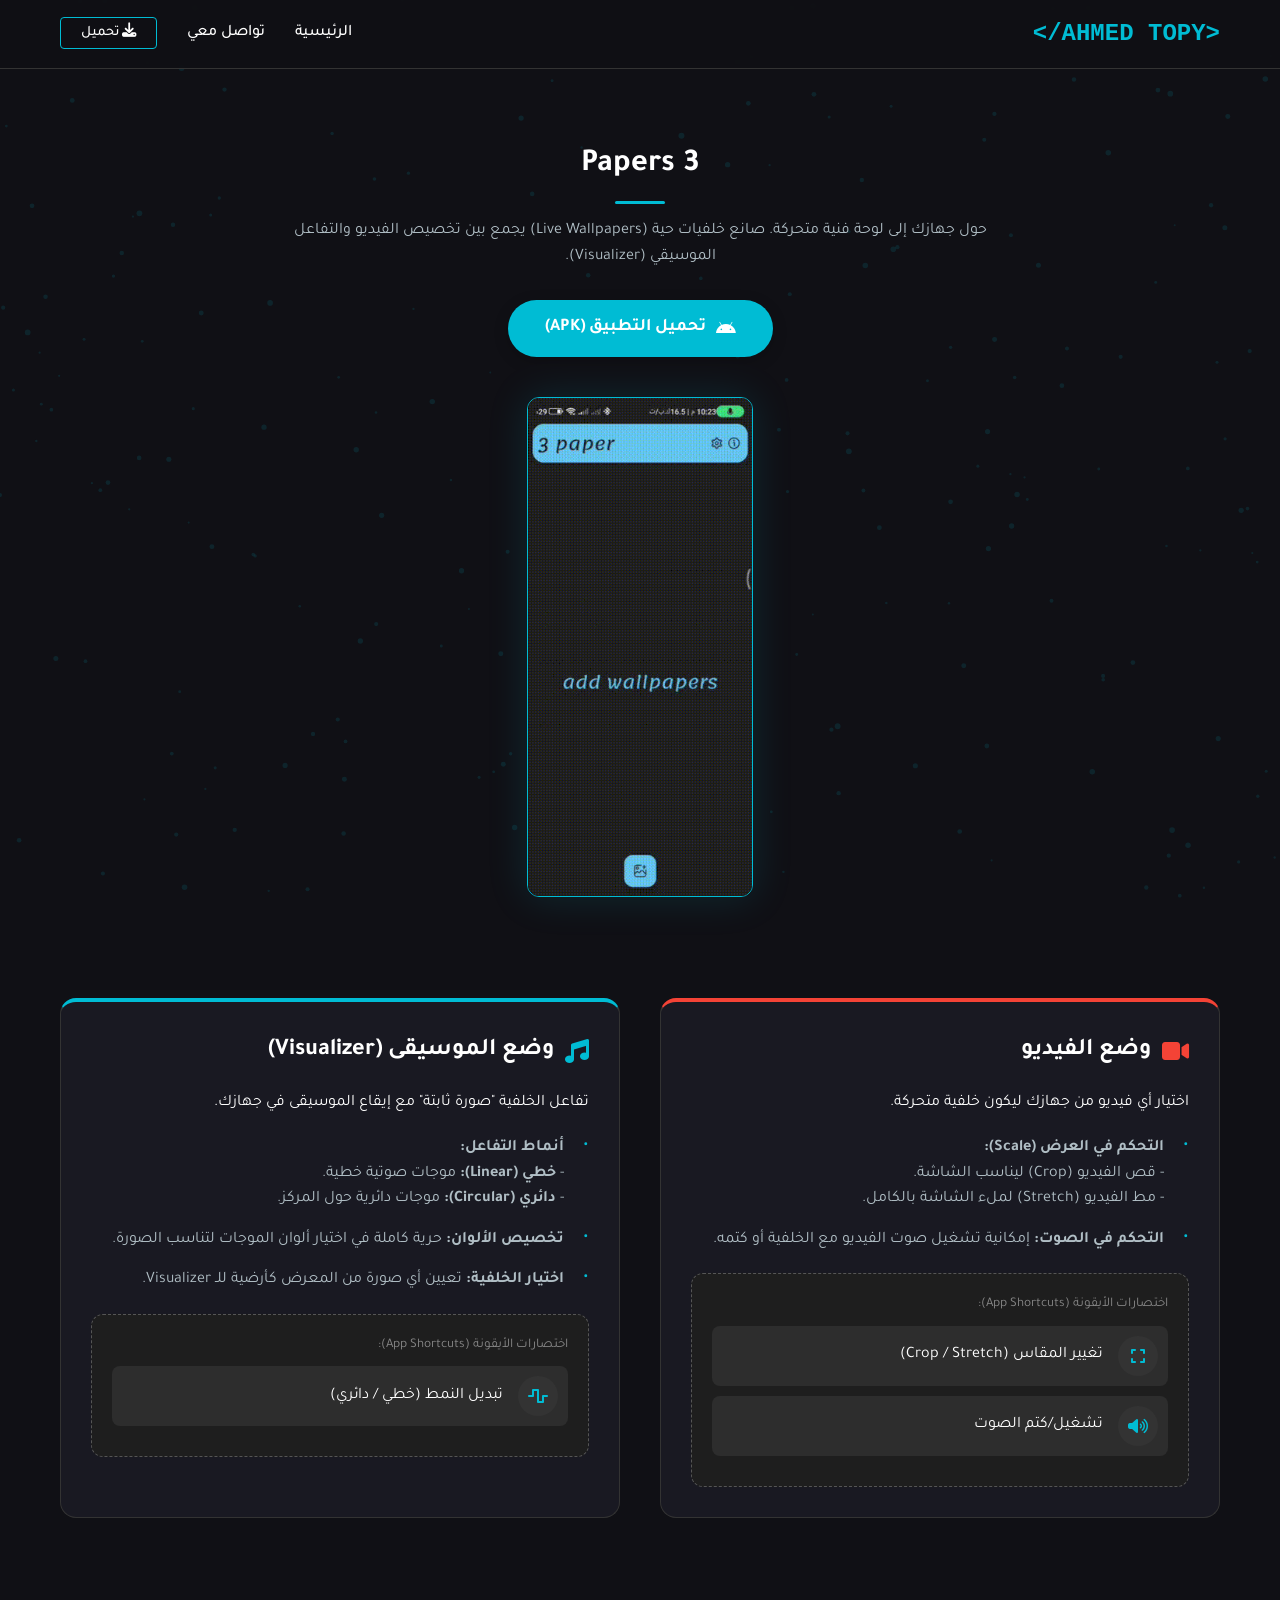
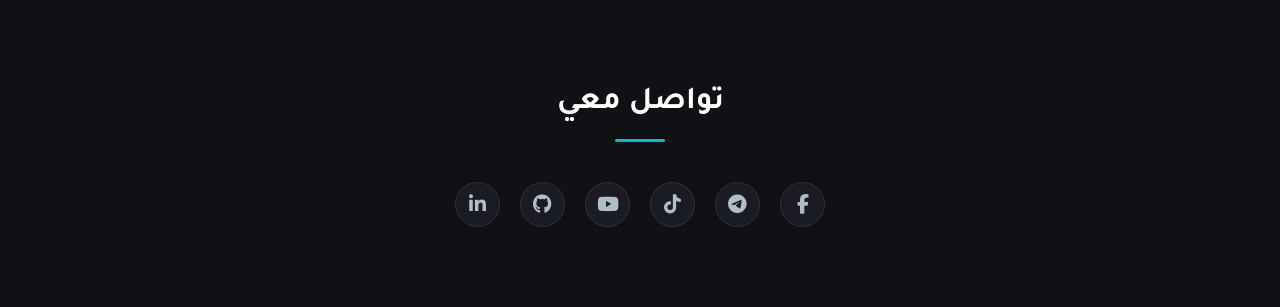
<file: projects/3Papers/index.html>
<!DOCTYPE html>
<html lang="ar" dir="rtl">

<head>
    <meta charset="UTF-8">
    <meta name="viewport" content="width=device-width, initial-scale=1.0">
    <title>3 Papers | Ahmed Topy</title>
    <meta name="description" content="3 Papers - Live Wallpaper & Visualizer Maker">
    <link href="https://fonts.googleapis.com/css2?family=Tajawal:wght@300;400;500;700;900&display=swap"
        rel="stylesheet">
    <link href="https://fonts.googleapis.com/css2?family=Fira+Code:wght@400;700&display=swap" rel="stylesheet">
    <link rel="stylesheet" href="../../style.css">
    <link rel="stylesheet" href="https://cdnjs.cloudflare.com/ajax/libs/font-awesome/6.4.0/css/all.min.css">
    <style>
        /* 3 Papers Theme (Blue/Cyan/Dark) */
        :root {
            /* Using colors from the image provided earlier or compatible theme */
            --papers-accent: #00bcd4;
            /* Cyan */
            --papers-secondary: #2196f3;
            /* Blue */
            --papers-bg: #101015;
            /* Deep Dark */
            --papers-card: rgba(30, 30, 40, 0.8);

            /* Overriding global variables */
            --bg-color: var(--papers-bg);
            --card-bg: var(--papers-card);
            --text-primary: #ffffff;
            --text-secondary: #b0bec5;
            --accent-color: var(--papers-accent);
            --border-color: #333;
        }

        body {
            background-color: var(--bg-color);
            color: var(--text-primary);
        }

        .navbar {
            background: rgba(16, 16, 21, 0.9);
            border-bottom: 1px solid var(--border-color);
        }

        .project-hero-img {
            max-width: 100%;
            height: auto;
            max-height: 500px;
            border-radius: 12px;
            box-shadow: 0 0 40px rgba(0, 188, 212, 0.15);
            /* Cyan Glow */
            margin-bottom: 40px;
            border: 1px solid #333;
        }

        /* Two Column Layout for Features */
        .features-container {
            display: grid;
            grid-template-columns: 1fr 1fr;
            gap: 40px;
            margin-top: 50px;
        }

        @media (max-width: 768px) {
            .features-container {
                grid-template-columns: 1fr;
            }
        }

        .feature-block {
            background: rgba(30, 30, 40, 0.7);
            /* Transparent Background */
            border: 1px solid var(--border-color);
            padding: 30px;
            border-radius: 16px;
            position: relative;
            overflow: hidden;
        }

        /* Gradient Borders or Accents */
        .block-video {
            border-top: 4px solid #f44336;
        }

        /* Red/Orange for Video */
        .block-visual {
            border-top: 4px solid #00bcd4;
        }

        /* Cyan for Music */

        .feature-block h3 {
            font-size: 1.5rem;
            margin-bottom: 20px;
            display: flex;
            align-items: center;
            gap: 10px;
        }

        .feature-list {
            list-style: none;
            padding: 0;
        }

        .feature-list li {
            position: relative;
            padding-right: 25px;
            margin-bottom: 15px;
            line-height: 1.6;
            color: var(--text-secondary);
        }

        .feature-list li::before {
            content: '•';
            position: absolute;
            right: 0;
            color: var(--accent-color);
            font-size: 1.2rem;
            line-height: 1;
        }

        /* Shortcuts box styled like Android App Shortcuts */
        .shortcuts-display {
            background: #1e1e1e;
            padding: 20px;
            border-radius: 12px;
            margin-top: 20px;
            border: 1px dashed #555;
        }

        .shortcut-item {
            display: flex;
            align-items: center;
            gap: 15px;
            margin-bottom: 10px;
            background: #2d2d2d;
            padding: 10px;
            border-radius: 8px;
        }

        .shortcut-icon {
            width: 40px;
            height: 40px;
            background: #333;
            border-radius: 50%;
            display: flex;
            align-items: center;
            justify-content: center;
            color: var(--accent-color);
        }
    </style>
</head>

<body>
    <canvas id="bg-canvas"></canvas>

    <nav class="navbar">
        <div class="container">
            <a href="../../index.html" class="logo">&lt;AHMED TOPY/&gt;</a>
            <ul class="nav-links">
                <li><a href="../../index.html">الرئيسية</a></li>
                <li><a href="#contact">تواصل معي</a></li>
                <li><a href="https://github.com/AhmedTopy13/Portfolio/releases/download/3Paper/3.Paper.apk"
                        class="nav-download-btn"><i class="fas fa-download"></i> تحميل</a></li>
            </ul>
        </div>
    </nav>

    <section class="section">
        <div class="container" style="padding-top: 60px;">

            <!-- Hero Area -->
            <div style="text-align: center;">
                <h1 class="section-title" style="margin-bottom: 15px;">3 Papers</h1>
                <p style="color: var(--text-secondary); max-width: 700px; margin: 0 auto 30px;">
                    حول جهازك إلى لوحة فنية متحركة. صانع خلفيات حية (Live Wallpapers) يجمع بين تخصيص الفيديو والتفاعل
                    الموسيقي (Visualizer).
                </p>

                <a href="https://github.com/AhmedTopy13/Portfolio/releases/download/3Paper/3.Paper.apk"
                    class="btn-download" style="margin-bottom: 40px;">
                    <i class="fab fa-android"></i> تحميل التطبيق (APK)
                </a>
                <br>
                <img src="../../imgs/3papers.gif" class="project-hero-img" style="border-color: var(--papers-accent);"
                    alt="3 Papers App Interface">
            </div>

            <!-- Features -->
            <div class="features-container">

                <!-- Video Mode -->
                <div class="feature-block block-video">
                    <h3><i class="fas fa-video" style="color: #f44336;"></i> وضع الفيديو</h3>
                    <p style="margin-bottom: 20px;">اختيار أي فيديو من جهازك ليكون خلفية متحركة.</p>
                    <ul class="feature-list">
                        <li><strong>التحكم في العرض (Scale):</strong>
                            <br> - قص الفيديو (Crop) ليناسب الشاشة.
                            <br> - مط الفيديو (Stretch) لملء الشاشة بالكامل.
                        </li>
                        <li><strong>التحكم في الصوت:</strong> إمكانية تشغيل صوت الفيديو مع الخلفية أو كتمه.</li>
                    </ul>

                    <div class="shortcuts-display">
                        <small style="color: #888; display: block; margin-bottom: 10px;">اختصارات الأيقونة (App
                            Shortcuts):</small>
                        <div class="shortcut-item">
                            <div class="shortcut-icon"><i class="fas fa-expand"></i></div>
                            <span>تغيير المقاس (Crop / Stretch)</span>
                        </div>
                        <div class="shortcut-item">
                            <div class="shortcut-icon"><i class="fas fa-volume-up"></i></div>
                            <span>تشغيل/كتم الصوت</span>
                        </div>
                    </div>
                </div>

                <!-- Visualizer Mode -->
                <div class="feature-block block-visual">
                    <h3><i class="fas fa-music" style="color: #00bcd4;"></i> وضع الموسيقى (Visualizer)</h3>
                    <p style="margin-bottom: 20px;">تفاعل الخلفية "صورة ثابتة" مع إيقاع الموسيقى في جهازك.</p>
                    <ul class="feature-list">
                        <li><strong>أنماط التفاعل:</strong>
                            <br> - <strong>خطي (Linear):</strong> موجات صوتية خطية.
                            <br> - <strong>دائري (Circular):</strong> موجات دائرية حول المركز.
                        </li>
                        <li><strong>تخصيص الألوان:</strong> حرية كاملة في اختيار ألوان الموجات لتناسب الصورة.</li>
                        <li><strong>اختيار الخلفية:</strong> تعيين أي صورة من المعرض كأرضية للـ Visualizer.</li>
                    </ul>

                    <div class="shortcuts-display">
                        <small style="color: #888; display: block; margin-bottom: 10px;">اختصارات الأيقونة (App
                            Shortcuts):</small>
                        <div class="shortcut-item">
                            <div class="shortcut-icon"><i class="fas fa-wave-square"></i></div>
                            <span>تبديل النمط (خطي / دائري)</span>
                        </div>
                    </div>
                </div>

            </div>

        </div>
    </section>

    <section id="contact" class="section contact-section" style="text-align: center;">
        <div class="container">
            <h2 class="section-title">تواصل معي</h2>
            <div class="social-links animate-fade-up">
                <a href="https://www.facebook.com/profile.php?id=100086216577033" target="_blank"
                    class="social-btn facebook"><i class="fab fa-facebook-f"></i></a>
                <a href="https://t.me/Ahmed_Topy_13" target="_blank" class="social-btn telegram"><i
                        class="fab fa-telegram-plane"></i></a>
                <a href="https://www.tiktok.com/@Ahmed.topy.13" target="_blank" class="social-btn tiktok"><i
                        class="fab fa-tiktok"></i></a>
                <a href="https://www.youtube.com/@Ahmed.Topy.13" target="_blank" class="social-btn youtube"><i
                        class="fab fa-youtube"></i></a>
                <a href="https://github.com/AhmedTopy13" target="_blank" class="social-btn github"><i
                        class="fab fa-github"></i></a>
                <a href="https://www.linkedin.com/in/ahmed-topy13" target="_blank" class="social-btn linkedin"><i
                        class="fab fa-linkedin-in"></i></a>
            </div>
        </div>
    </section>

    <script src="../../script.js"></script>
    <script>
        // Cyan particles for 3 Papers
        window.addEventListener('load', () => {
            if (typeof particles !== 'undefined') {
                particles.forEach(p => p.color = 'rgba(0, 188, 212, 0.4)');
            }
            const originalInit = initParticles;
            initParticles = function () {
                originalInit();
                particles.forEach(p => p.color = 'rgba(0, 188, 212, 0.4)');
            };
        });
    </script>
</body>

</html>
</file>
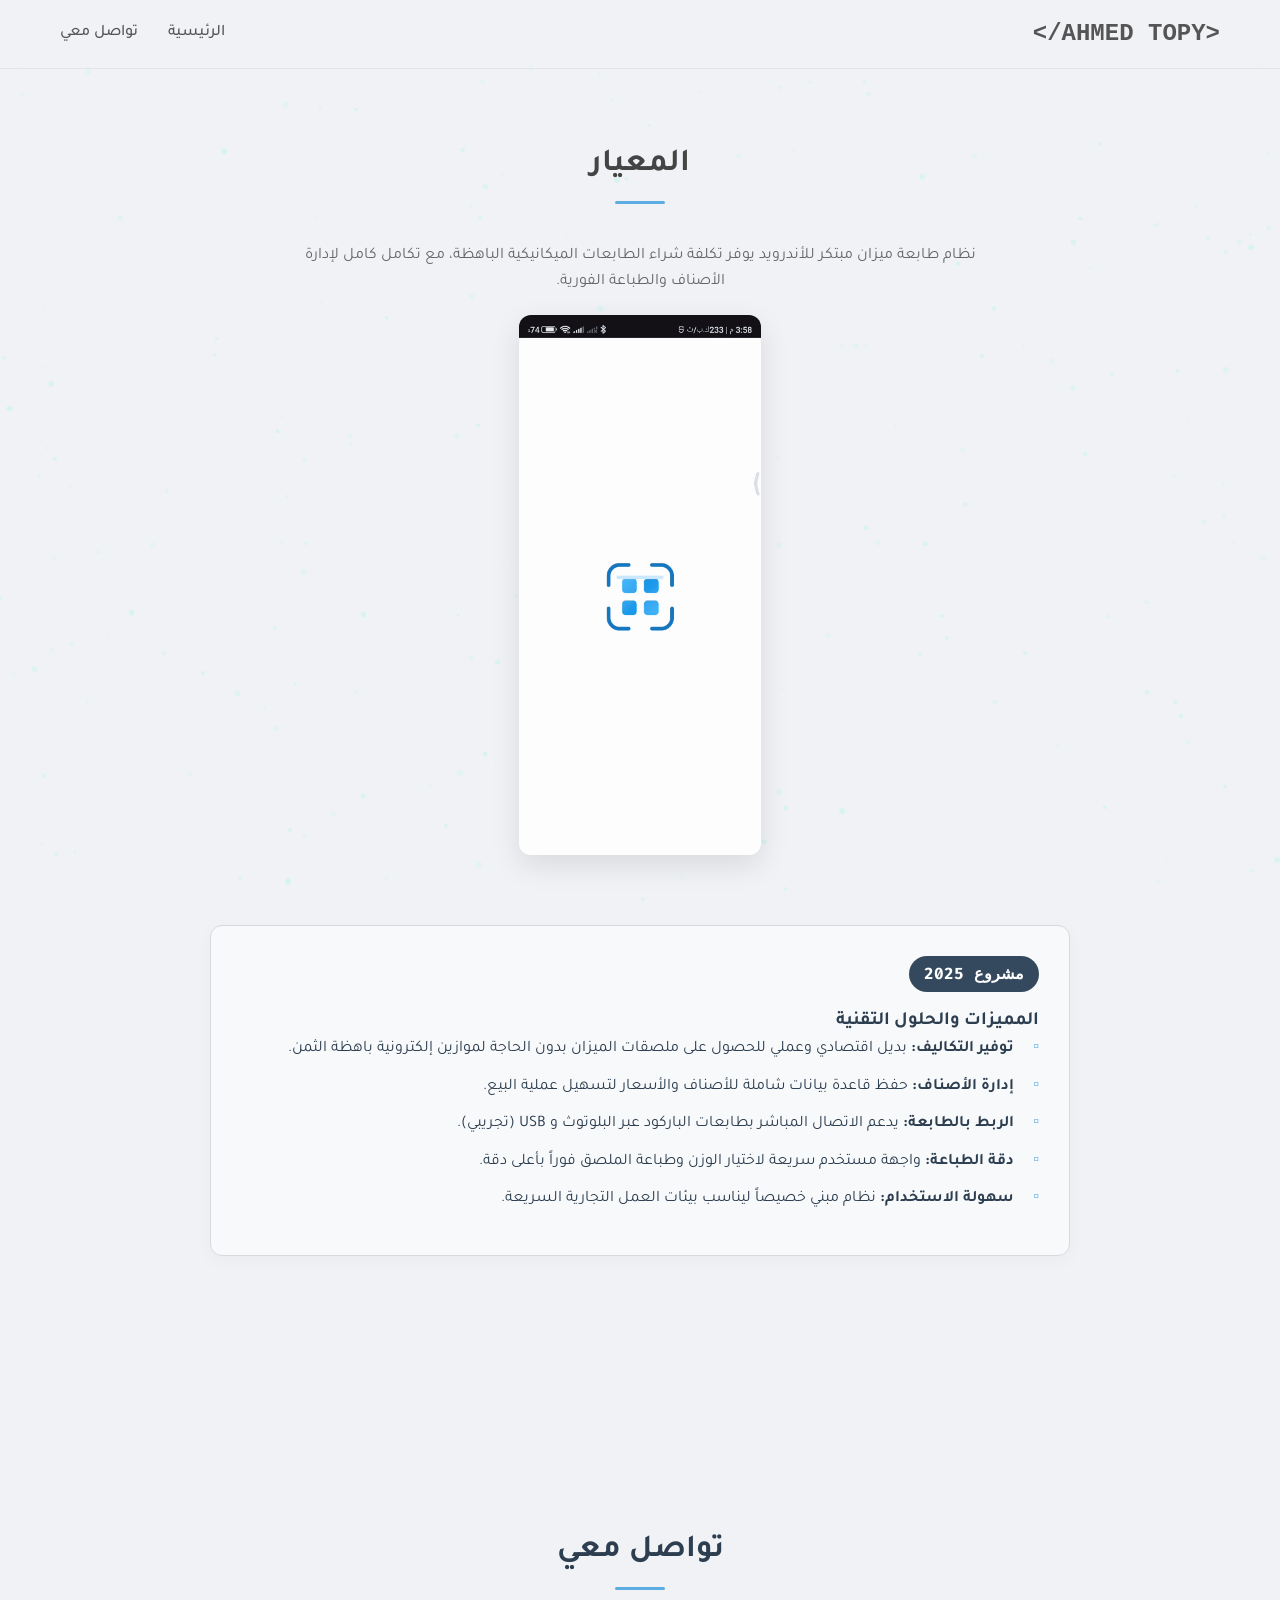
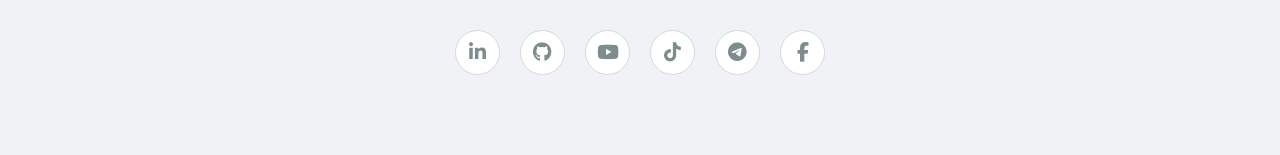
<file: projects/AlMeyar/index.html>
<!DOCTYPE html>
<html lang="ar" dir="rtl">

<head>
    <meta charset="UTF-8">
    <meta name="viewport" content="width=device-width, initial-scale=1.0">
    <title>المعيار | Ahmed Topy</title>
    <meta name="description" content="المعيار - طابعة ميزان أندرويد">
    <link href="https://fonts.googleapis.com/css2?family=Tajawal:wght@300;400;500;700;900&display=swap"
        rel="stylesheet">
    <link href="https://fonts.googleapis.com/css2?family=Fira+Code:wght@400;700&display=swap" rel="stylesheet">
    <link rel="stylesheet" href="../../style.css">
    <link rel="stylesheet" href="https://cdnjs.cloudflare.com/ajax/libs/font-awesome/6.4.0/css/all.min.css">
    <style>
        :root {
            /* Palette from Elme3yar.jpg */
            --meyar-bg: #F0F2F5;
            /* Neutral light gray */
            --meyar-text: #2C3E50;
            --meyar-primary: #34495E;
            --meyar-accent: #5DADE2;
            --meyar-card: #FFFFFF;
            --meyar-border: #D5D8DC;

            /* Override global variables */
            --bg-color: var(--meyar-bg);
            --card-bg: var(--meyar-card);
            --text-primary: var(--meyar-text);
            --text-secondary: #7F8C8D;
            --accent-color: var(--meyar-accent);
            --border-color: var(--meyar-border);
        }

        body {
            background-color: var(--bg-color);
            color: var(--text-primary);
        }

        .navbar {
            background: rgba(240, 242, 245, 0.8);
            backdrop-filter: blur(15px);
            border-bottom: 1px solid rgba(0, 0, 0, 0.05);
        }

        .navbar .logo {
            color: #555;
        }

        .nav-links li a {
            color: #555;
        }

        .nav-links li a:hover {
            color: var(--accent-color);
        }

        /* Component Styling Matching Lumiere */
        .version-timeline {
            position: relative;
            max-width: 900px;
            margin: 50px auto;
            padding: 20px;
        }

        .version-card {
            background: rgba(255, 255, 255, 0.5);
            border: 1px solid var(--border-color);
            border-radius: 12px;
            padding: 30px;
            margin-bottom: 40px;
            box-shadow: 0 5px 20px rgba(0, 0, 0, 0.03);
        }

        .version-badge {
            background: var(--meyar-primary);
            color: #fff;
            padding: 5px 15px;
            border-radius: 20px;
            font-weight: bold;
            display: inline-block;
            margin-bottom: 15px;
            font-family: 'Fira Code', monospace;
        }

        .feature-list {
            list-style: none;
            padding: 0;
        }

        .feature-list li {
            position: relative;
            padding-right: 25px;
            margin-bottom: 12px;
            line-height: 1.6;
        }

        .feature-list li::before {
            content: '▫';
            position: absolute;
            right: 0;
            color: var(--accent-color);
            font-weight: bold;
        }

        /* Hero Image - Restricted Height to avoid screen overflow */
        .project-hero-img {
            max-width: 100%;
            max-height: 60vh;
            border-radius: 12px;
            box-shadow: 0 10px 30px rgba(0, 0, 0, 0.1);
            margin-bottom: 40px;
            display: block;
            margin-left: auto;
            margin-right: auto;
            object-fit: contain;
        }

        .btn-download {
            background: var(--meyar-primary);
            color: #fff;
            margin-bottom: 40px;
            border-radius: 8px;
        }
    </style>
</head>

<body>
    <canvas id="bg-canvas"></canvas>

    <nav class="navbar">
        <div class="container">
            <a href="../../index.html" class="logo">&lt;AHMED TOPY/&gt;</a>
            <ul class="nav-links">
                <li><a href="../../index.html">الرئيسية</a></li>
                <li><a href="#contact">تواصل معي</a></li>
            </ul>
        </div>
    </nav>

    <section class="section">
        <div class="container">
            <div style="text-align: center; margin-top: 60px;">
                <h1 class="section-title" style="color: #444;">المعيار</h1>
                <p style="color: #666; max-width: 700px; margin: 0 auto 20px;">نظام طابعة ميزان مبتكر للأندرويد يوفر
                    تكلفة شراء الطابعات الميكانيكية الباهظة، مع تكامل كامل لإدارة الأصناف والطباعة الفورية.</p>

                <img src="../../imgs/Elme3yar.gif" class="project-hero-img" alt="Al-Me'yar Interface">
            </div>

            <div class="version-timeline">
                <div class="version-card">
                    <span class="version-badge">مشروع 2025</span>
                    <h3>المميزات والحلول التقنية</h3>
                    <ul class="feature-list">
                        <li><strong>توفير التكاليف:</strong> بديل اقتصادي وعملي للحصول على ملصقات الميزان بدون الحاجة
                            لموازين إلكترونية باهظة الثمن.</li>
                        <li><strong>إدارة الأصناف:</strong> حفظ قاعدة بيانات شاملة للأصناف والأسعار لتسهيل عملية البيع.
                        </li>
                        <li><strong>الربط بالطابعة:</strong> يدعم الاتصال المباشر بطابعات الباركود عبر البلوتوث و USB
                            (تجريبي).</li>
                        <li><strong>دقة الطباعة:</strong> واجهة مستخدم سريعة لاختيار الوزن وطباعة الملصق فوراً بأعلى
                            دقة.</li>
                        <li><strong>سهولة الاستخدام:</strong> نظام مبني خصيصاً ليناسب بيئات العمل التجارية السريعة.</li>
                    </ul>
                </div>
            </div>
        </div>
    </section>

    <section id="contact" class="section contact-section" style="text-align: center;">
        <div class="container">
            <h2 class="section-title">تواصل معي</h2>
            <div class="social-links animate-fade-up">
                <a href="https://www.facebook.com/profile.php?id=100086216577033" target="_blank"
                    class="social-btn facebook"><i class="fab fa-facebook-f"></i></a>
                <a href="https://t.me/Ahmed_Topy_13" target="_blank" class="social-btn telegram"><i
                        class="fab fa-telegram-plane"></i></a>
                <a href="https://www.tiktok.com/@Ahmed.topy.13" target="_blank" class="social-btn tiktok"><i
                        class="fab fa-tiktok"></i></a>
                <a href="https://www.youtube.com/@Ahmed.Topy.13" target="_blank" class="social-btn youtube"><i
                        class="fab fa-youtube"></i></a>
                <a href="https://github.com/AhmedTopy13" target="_blank" class="social-btn github"><i
                        class="fab fa-github"></i></a>
                <a href="https://www.linkedin.com/in/ahmed-topy13" target="_blank" class="social-btn linkedin"><i
                        class="fab fa-linkedin-in"></i></a>
            </div>
        </div>
    </section>

    <script src="../../script.js"></script>
    <script>
        // Ball Animation Init
        window.addEventListener('load', () => {
            if (typeof initParticles === 'function') {
                initParticles();
                if (typeof particles !== 'undefined') {
                    particles.forEach(p => p.color = 'rgba(52, 73, 94, 0.2)');
                }
            }
        });
    </script>
</body>

</html>
</file>
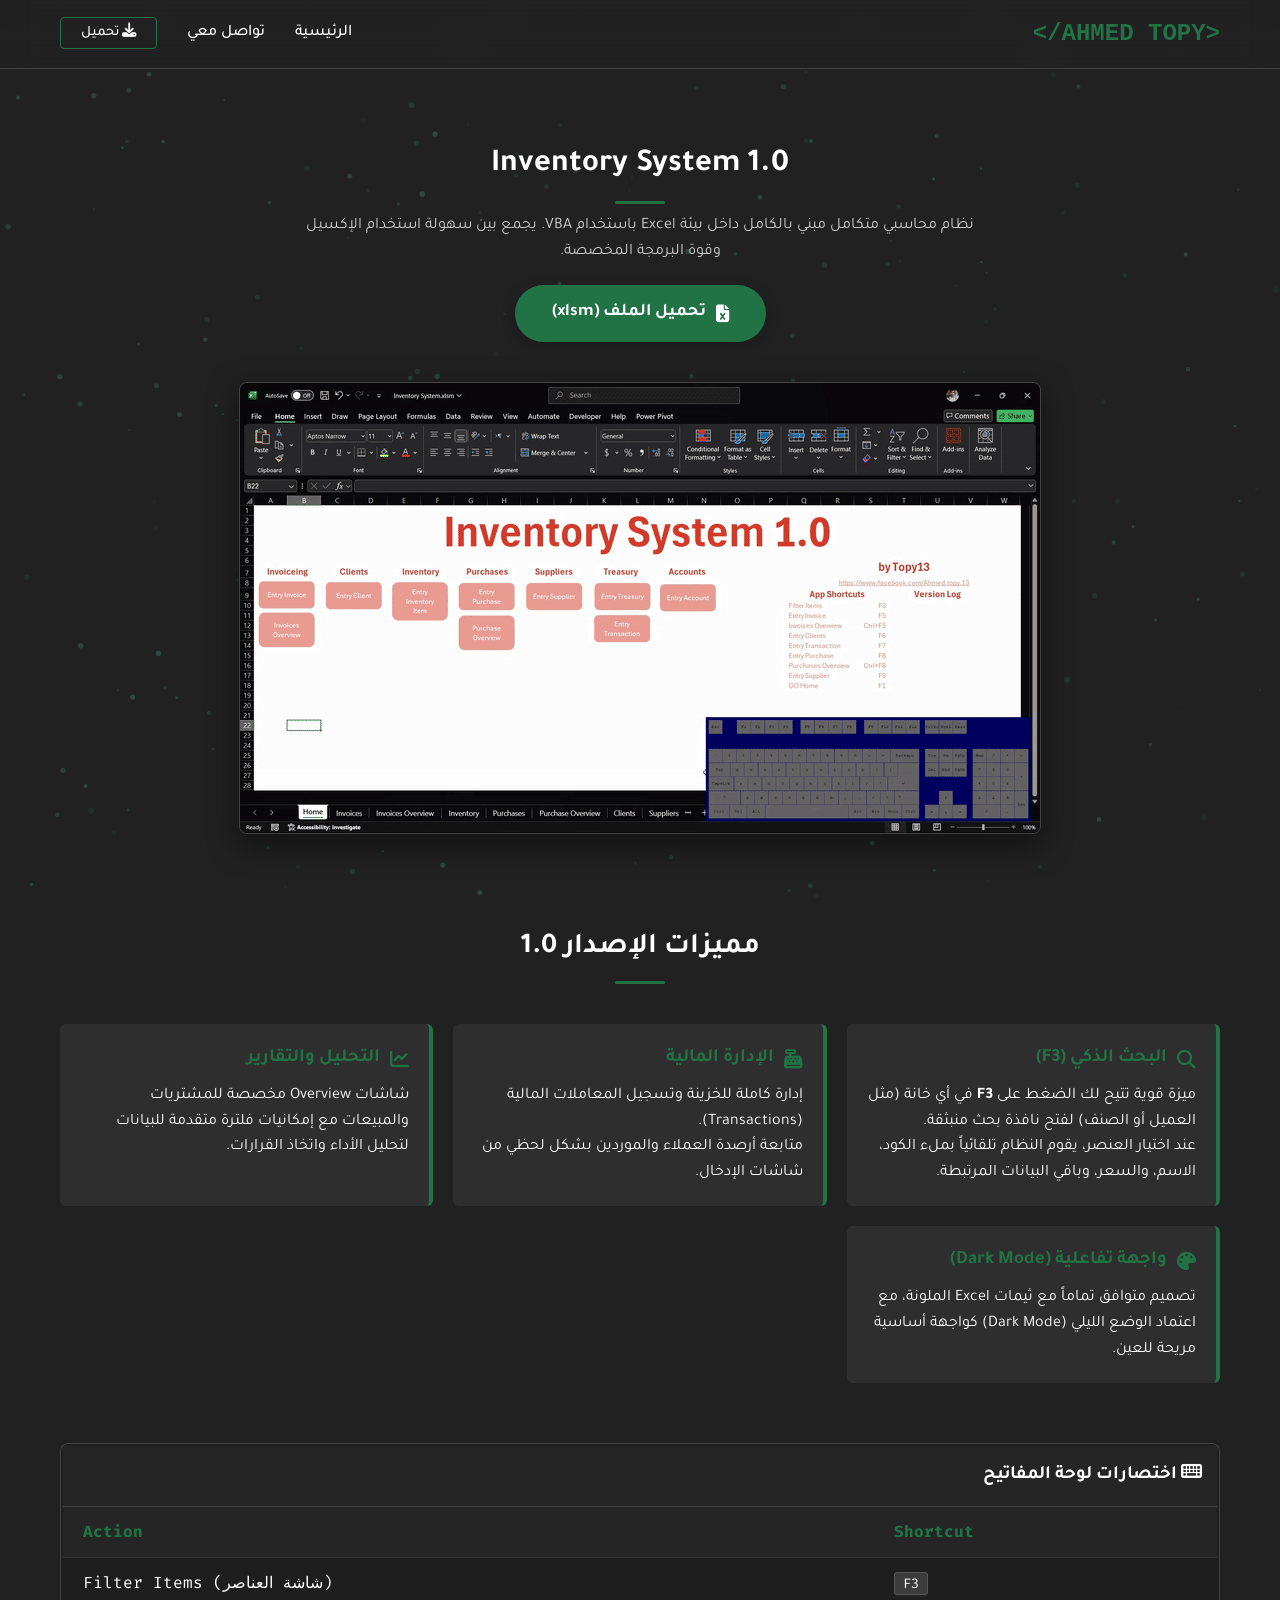
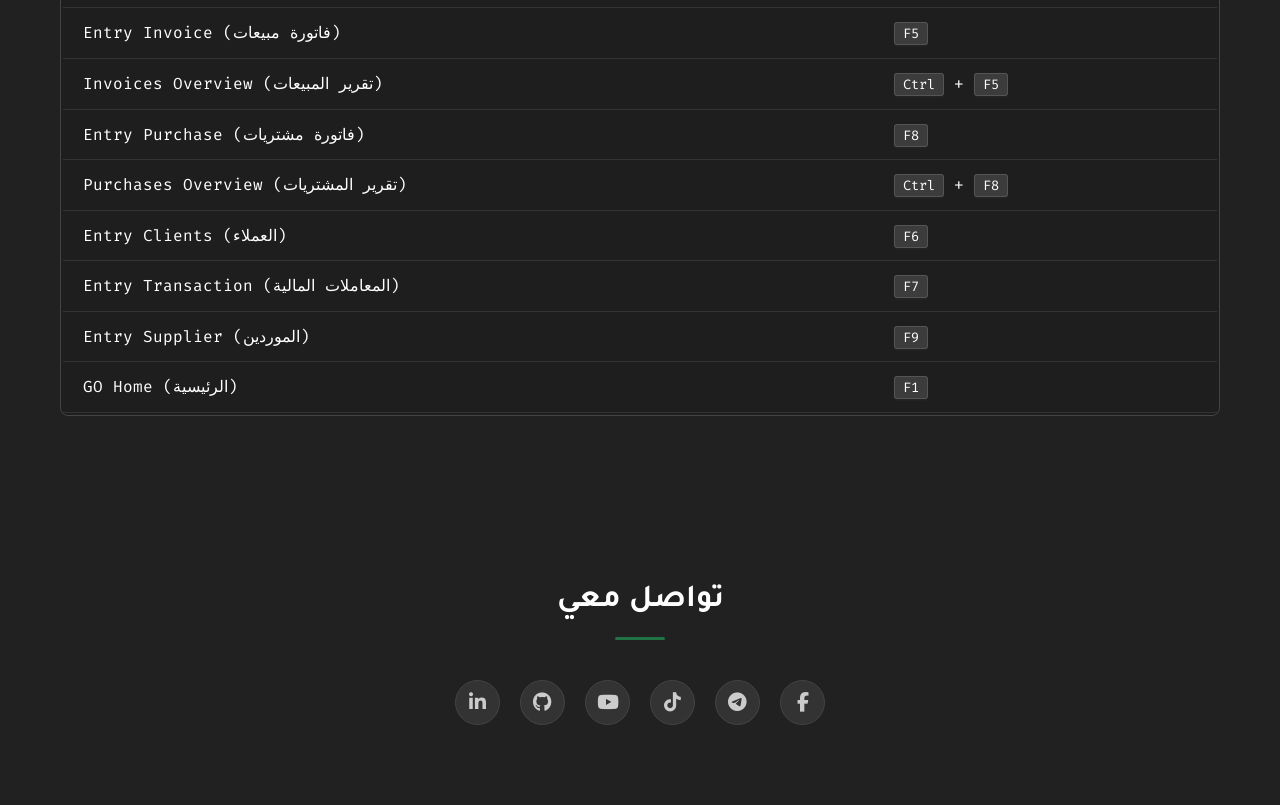
<file: projects/InventorySystem/index.html>
<!DOCTYPE html>
<html lang="ar" dir="rtl">

<head>
    <meta charset="UTF-8">
    <meta name="viewport" content="width=device-width, initial-scale=1.0">
    <title>Inventory System | Ahmed Topy</title>
    <meta name="description" content="نظام إدارة المخزون والمحاسبة عبر الإكسيل - Inventory System 1.0">
    <link href="https://fonts.googleapis.com/css2?family=Tajawal:wght@300;400;500;700;900&display=swap"
        rel="stylesheet">
    <link href="https://fonts.googleapis.com/css2?family=Fira+Code:wght@400;700&display=swap" rel="stylesheet">
    <link rel="stylesheet" href="../../style.css">
    <link rel="stylesheet" href="https://cdnjs.cloudflare.com/ajax/libs/font-awesome/6.4.0/css/all.min.css">
    <style>
        /* Excel Dark Mode Theme */
        :root {
            /* Excel Green Palette */
            --excel-green-dark: #217346;
            --excel-green-light: #107C41;

            /* Dark Mode Grays */
            --excel-bg-dark: #2b2b2b;
            /* Common Excel Dark Gray */
            --excel-card-bg: #363636;
            --excel-border: #444444;

            /* Overriding global variables */
            --bg-color: #212121;
            /* Slightly darker than card */
            --card-bg: #333333;
            --text-primary: #ffffff;
            --text-secondary: #cccccc;
            --accent-color: #217346;
            --border-color: #444;
        }

        body {
            background-color: var(--bg-color);
            color: var(--text-primary);
        }

        .navbar {
            background: rgba(33, 33, 33, 0.85);
            border-bottom: 1px solid var(--excel-border);
        }

        .project-hero-img {
            max-width: 100%;
            border-radius: 8px;
            box-shadow: 0 10px 30px rgba(0, 0, 0, 0.5);
            margin-bottom: 40px;
            border: 1px solid #444;
        }

        /* Feature Cards */
        .feature-grid {
            display: grid;
            grid-template-columns: repeat(auto-fit, minmax(300px, 1fr));
            gap: 20px;
            margin-top: 30px;
        }

        .feature-card {
            background: rgba(54, 54, 54, 0.7);
            /* Transparent background */
            border-right: 4px solid var(--accent-color);
            padding: 20px;
            border-radius: 6px;
            text-align: right;
        }

        .feature-card h3 {
            color: var(--accent-color);
            margin-bottom: 10px;
            display: flex;
            align-items: center;
            gap: 10px;
        }

        /* Shortcuts Table */
        .shortcuts-box {
            background: rgba(30, 30, 30, 0.7);
            /* Transparent background */
            border: 1px solid #444;
            border-radius: 8px;
            padding: 2px;
            margin-top: 40px;
            overflow: hidden;
        }

        .shortcuts-table {
            width: 100%;
            border-collapse: collapse;
            font-family: 'Fira Code', monospace;
            direction: ltr;
            /* English Shortcuts */
        }

        .shortcuts-table th,
        .shortcuts-table td {
            padding: 12px 20px;
            text-align: left;
            border-bottom: 1px solid #333;
        }

        .shortcuts-table th {
            background: #252526;
            color: var(--accent-color);
        }

        .shortcuts-table tr:hover {
            background: #2a2d2e;
        }

        .kbd-key {
            background: #3c3c3c;
            border: 1px solid #555;
            border-radius: 3px;
            padding: 2px 8px;
            font-size: 0.85rem;
            box-shadow: 0 2px 0 #222;
        }

        .highlight-text {
            color: #4CAF50;
            font-weight: bold;
        }
    </style>
</head>

<body>
    <canvas id="bg-canvas"></canvas>

    <nav class="navbar">
        <div class="container">
            <a href="../../index.html" class="logo">&lt;AHMED TOPY/&gt;</a>
            <ul class="nav-links">
                <li><a href="../../index.html">الرئيسية</a></li>
                <li><a href="#contact">تواصل معي</a></li>
                <li><a href="https://github.com/AhmedTopy13/Portfolio/releases/download/Inventory_System/Inventory.System.xlsm"
                        class="nav-download-btn"><i
                            class="fas fa-download"></i> تحميل</a></li>
            </ul>
        </div>
    </nav>

    <section class="section">
        <div class="container" style="padding-top: 60px;">

            <!-- Hero Area -->
            <div style="text-align: center;">
                <h1 class="section-title" style="margin-bottom: 10px;">Inventory System 1.0</h1>
                <p style="color: var(--text-secondary); max-width: 700px; margin: 0 auto 20px;">
                    نظام محاسبي متكامل مبني بالكامل داخل بيئة Excel باستخدام VBA. يجمع بين سهولة استخدام الإكسيل وقوة
                    البرمجة المخصصة.
                </p>

                <a href="https://github.com/AhmedTopy13/Portfolio/releases/download/Inventory_System/Inventory.System.xlsm"
                    class="btn-download" style="background: #217346; color: #fff; margin-bottom: 40px;">
                    <i class="fas fa-file-excel"></i> تحميل الملف (xlsm)
                </a>
                <br>
                <img src="../../imgs/InvSys.gif" class="project-hero-img" alt="Inventory System Interface">
            </div>

            <!-- Features Grid -->
            <h2 class="section-title" style="text-align: center; font-size: 1.8rem; margin-top: 40px;">مميزات الإصدار
                1.0</h2>

            <div class="feature-grid">

                <!-- Smart Search -->
                <div class="feature-card">
                    <h3><i class="fas fa-search"></i> البحث الذكي (F3)</h3>
                    <p>ميزة قوية تتيح لك الضغط على <strong>F3</strong> في أي خانة (مثل العميل أو الصنف) لفتح نافذة بحث
                        منبثقة.
                        <br>عند اختيار العنصر، يقوم النظام تلقائياً بملء الكود، الاسم، والسعر، وباقي البيانات المرتبطة.
                    </p>
                </div>

                <!-- Financials -->
                <div class="feature-card">
                    <h3><i class="fas fa-cash-register"></i> الإدارة المالية</h3>
                    <p>إدارة كاملة للخزينة وتسجيل المعاملات المالية (Transactions).
                        <br>متابعة أرصدة العملاء والموردين بشكل لحظي من شاشات الإدخال.
                    </p>
                </div>

                <!-- Data Analysis -->
                <div class="feature-card">
                    <h3><i class="fas fa-chart-line"></i> التحليل والتقارير</h3>
                    <p>شاشات Overview مخصصة للمشتريات والمبيعات مع إمكانيات فلترة متقدمة للبيانات لتحليل الأداء واتخاذ
                        القرارات.</p>
                </div>

                <!-- Theme -->
                <div class="feature-card">
                    <h3><i class="fas fa-palette"></i> واجهة تفاعلية (Dark Mode)</h3>
                    <p>تصميم متوافق تماماً مع ثيمات Excel الملونة، مع اعتماد الوضع الليلي (Dark Mode) كواجهة أساسية
                        مريحة للعين.</p>
                </div>

            </div>

            <!-- Shortcuts Section -->
            <div class="shortcuts-box" style="margin-top: 60px;">
                <h3
                    style="padding: 15px; background: #252526; margin: 0; color: #fff; border-bottom: 1px solid #444; direction: rtl;">
                    <i class="fas fa-keyboard"></i> اختصارات لوحة المفاتيح
                </h3>
                <table class="shortcuts-table">
                    <thead>
                        <tr>
                            <th>Action</th>
                            <th>Shortcut</th>
                        </tr>
                    </thead>
                    <tbody>
                        <tr>
                            <td>Filter Items (شاشة العناصر)</td>
                            <td><span class="kbd-key">F3</span></td>
                        </tr>
                        <tr>
                            <td>Entry Invoice (فاتورة مبيعات)</td>
                            <td><span class="kbd-key">F5</span></td>
                        </tr>
                        <tr>
                            <td>Invoices Overview (تقرير المبيعات)</td>
                            <td><span class="kbd-key">Ctrl</span> + <span class="kbd-key">F5</span></td>
                        </tr>
                        <tr>
                            <td>Entry Purchase (فاتورة مشتريات)</td>
                            <td><span class="kbd-key">F8</span></td>
                        </tr>
                        <tr>
                            <td>Purchases Overview (تقرير المشتريات)</td>
                            <td><span class="kbd-key">Ctrl</span> + <span class="kbd-key">F8</span></td>
                        </tr>
                        <tr>
                            <td>Entry Clients (العملاء)</td>
                            <td><span class="kbd-key">F6</span></td>
                        </tr>
                        <tr>
                            <td>Entry Transaction (المعاملات المالية)</td>
                            <td><span class="kbd-key">F7</span></td>
                        </tr>
                        <tr>
                            <td>Entry Supplier (الموردين)</td>
                            <td><span class="kbd-key">F9</span></td>
                        </tr>
                        <tr>
                            <td>GO Home (الرئيسية)</td>
                            <td><span class="kbd-key">F1</span></td>
                        </tr>
                    </tbody>
                </table>
            </div>

        </div>
    </section>

    <section id="contact" class="section contact-section" style="text-align: center;">
        <div class="container">
            <h2 class="section-title">تواصل معي</h2>
            <div class="social-links animate-fade-up">
                <a href="https://www.facebook.com/profile.php?id=100086216577033" target="_blank"
                    class="social-btn facebook"><i class="fab fa-facebook-f"></i></a>
                <a href="https://t.me/Ahmed_Topy_13" target="_blank" class="social-btn telegram"><i
                        class="fab fa-telegram-plane"></i></a>
                <a href="https://www.tiktok.com/@Ahmed.topy.13" target="_blank" class="social-btn tiktok"><i
                        class="fab fa-tiktok"></i></a>
                <a href="https://www.youtube.com/@Ahmed.Topy.13" target="_blank" class="social-btn youtube"><i
                        class="fab fa-youtube"></i></a>
                <a href="https://github.com/AhmedTopy13" target="_blank" class="social-btn github"><i
                        class="fab fa-github"></i></a>
                <a href="https://www.linkedin.com/in/ahmed-topy13" target="_blank" class="social-btn linkedin"><i
                        class="fab fa-linkedin-in"></i></a>
            </div>
        </div>
    </section>

    <script src="../../script.js"></script>
</body>

</html>
</file>
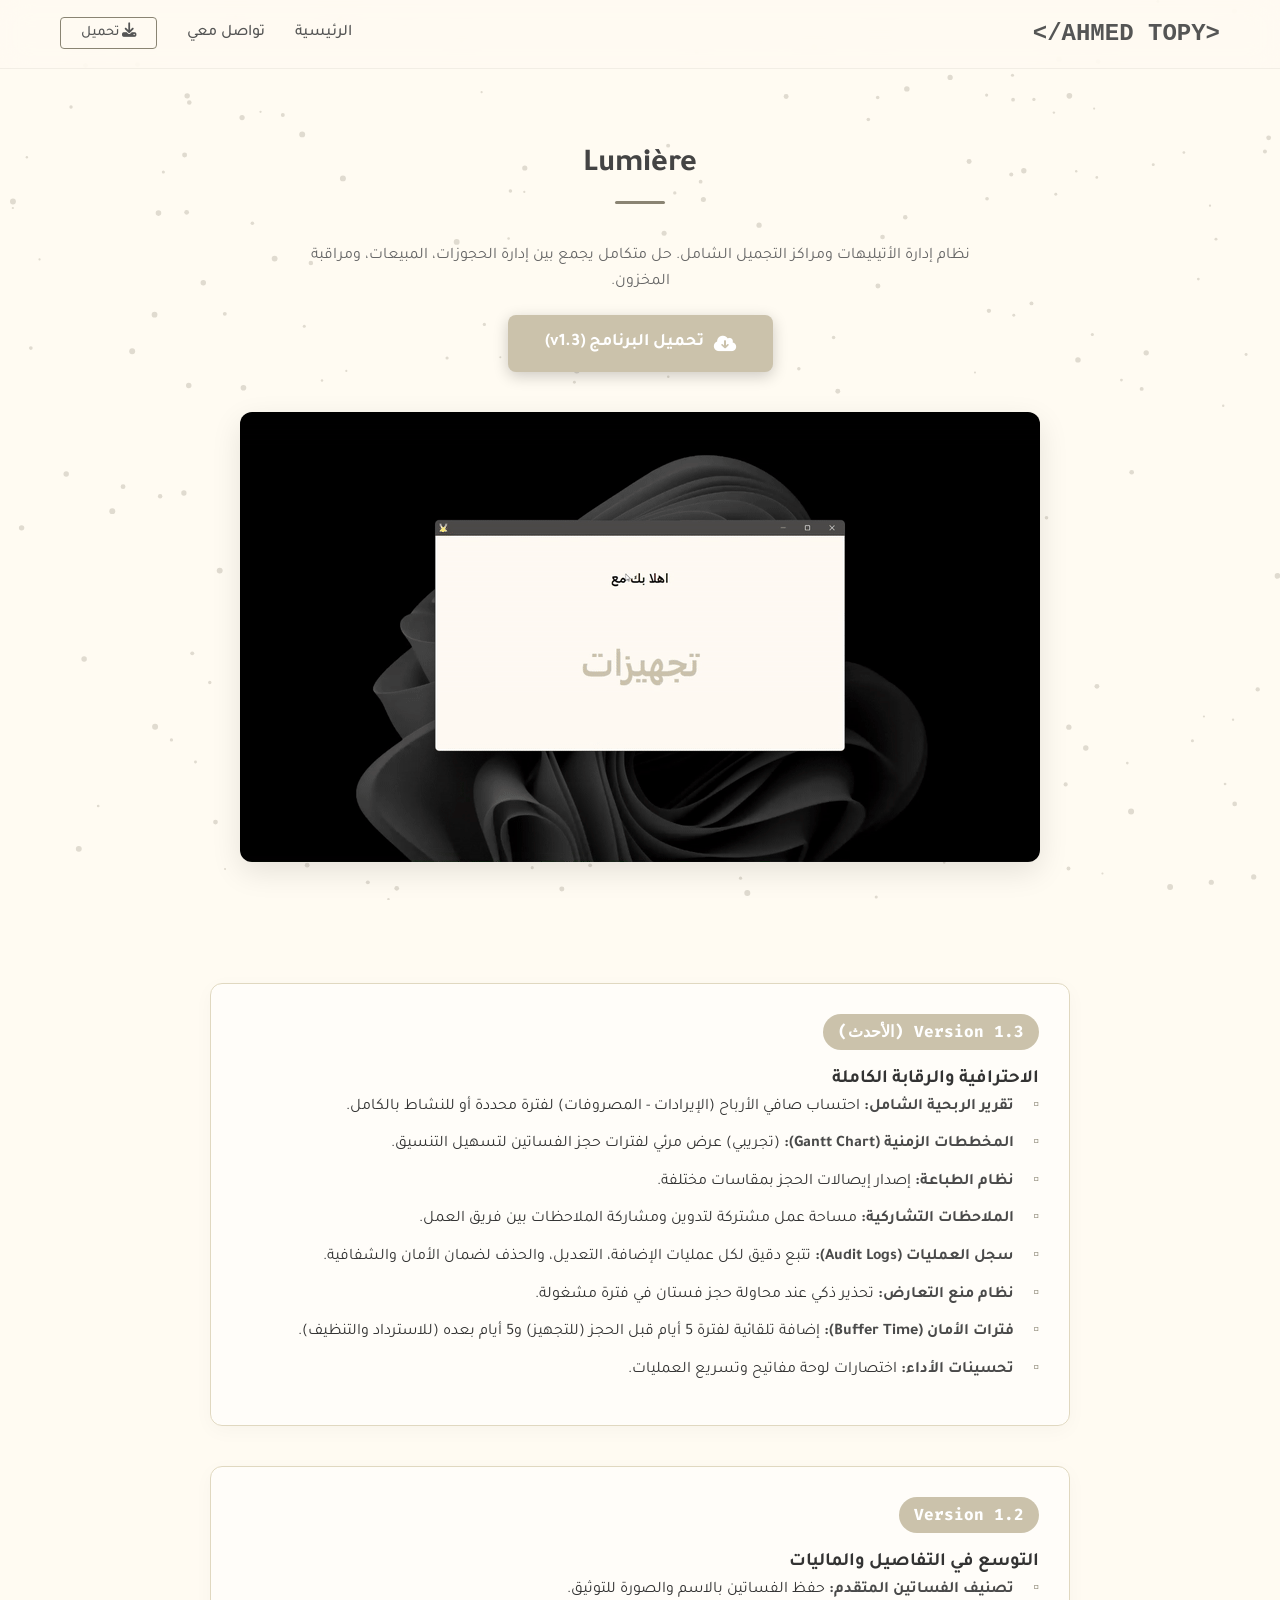
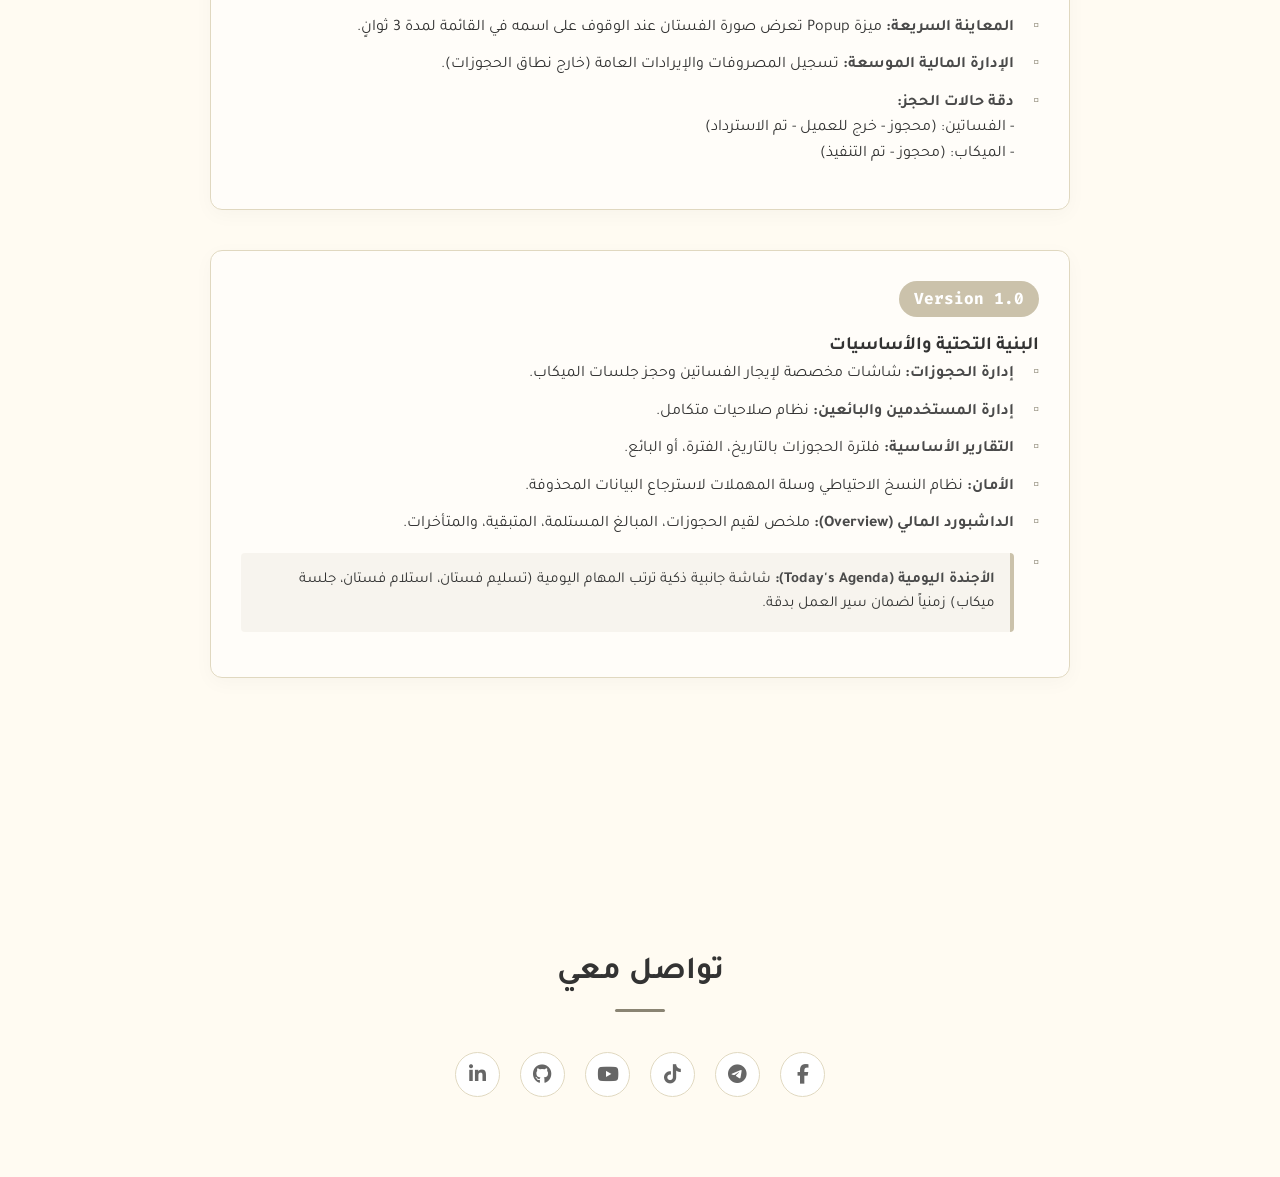
<file: projects/Lumiere/index.html>
<!DOCTYPE html>
<html lang="ar" dir="rtl">

<head>
    <meta charset="UTF-8">
    <meta name="viewport" content="width=device-width, initial-scale=1.0">
    <title>Lumière | Ahmed Topy</title>
    <meta name="description" content="Lumière - نظام إدارة الأتيليهات ومراكز التجميل">
    <link href="https://fonts.googleapis.com/css2?family=Tajawal:wght@300;400;500;700;900&display=swap"
        rel="stylesheet">
    <link href="https://fonts.googleapis.com/css2?family=Fira+Code:wght@400;700&display=swap" rel="stylesheet">
    <link rel="stylesheet" href="../../style.css">
    <link rel="stylesheet" href="https://cdnjs.cloudflare.com/ajax/libs/font-awesome/6.4.0/css/all.min.css">
    <style>
        /* Lumière Theme Overrides */
        :root {
            /* Using the provided palette */
            --lumiere-bg: #FFFBF2;
            /* Special Background */
            --lumiere-text: #5d584e;
            /* Darker version of #CBC2AB for readability */
            --lumiere-accent: #979180;
            /* Secondary */
            --lumiere-primary: #CBC2AB;
            /* Primary */
            --lumiere-secondary: #979180;

            /* Overriding global variables for this page */
            --bg-color: var(--lumiere-bg);
            --card-bg: #ffffff;
            --text-primary: #333333;
            --text-secondary: #666666;
            --accent-color: #8a8473;
            /* A bit darker than 979180 for contrast */
            --border-color: #e0d8c0;
        }

        body {
            background-color: var(--bg-color);
            color: var(--text-primary);
        }

        .navbar {
            background: rgba(255, 251, 242, 0.8);
            /* Light glass */
            border-bottom: 1px solid rgba(0, 0, 0, 0.05);
        }

        .navbar .logo {
            color: #555;
        }

        .nav-links li a {
            color: #555;
        }

        .nav-links li a:hover {
            color: var(--accent-color);
        }

        /* Timeline / Version Styling */
        .version-timeline {
            position: relative;
            max-width: 900px;
            margin: 50px auto;
            padding: 20px;
        }

        .version-card {
            background: rgba(255, 255, 255, 0.5);
            border: 1px solid var(--border-color);
            border-radius: 12px;
            padding: 30px;
            margin-bottom: 40px;
            box-shadow: 0 5px 20px rgba(0, 0, 0, 0.03);
            position: relative;
            z-index: 2;
        }

        .version-badge {
            background: var(--lumiere-primary);
            color: #fff;
            padding: 5px 15px;
            border-radius: 20px;
            font-weight: bold;
            display: inline-block;
            margin-bottom: 15px;
            font-family: 'Fira Code', monospace;
        }

        .feature-list {
            list-style: none;
            padding: 0;
        }

        .feature-list li {
            position: relative;
            padding-right: 25px;
            margin-bottom: 12px;
            line-height: 1.6;
        }

        .feature-list li::before {
            content: '▫';
            position: absolute;
            right: 0;
            color: var(--accent-color);
            font-weight: bold;
        }

        .feature-list strong {
            color: #4a4a4a;
        }

        .highlight-box {
            background: rgba(203, 194, 171, 0.15);
            border-right: 4px solid var(--lumiere-primary);
            padding: 15px;
            border-radius: 4px;
            margin: 15px 0;
            font-size: 0.95rem;
        }

        /* Hero Image override */
        .project-hero-img {
            max-width: 100%;
            border-radius: 12px;
            box-shadow: 0 10px 30px rgba(0, 0, 0, 0.1);
            margin-bottom: 40px;
        }
    </style>
</head>

<body>
    <canvas id="bg-canvas"></canvas>

    <nav class="navbar">
        <div class="container">
            <a href="../../index.html" class="logo">&lt;AHMED TOPY/&gt;</a>
            <ul class="nav-links">
                <li><a href="../../index.html">الرئيسية</a></li>
                <li><a href="#contact">تواصل معي</a></li>
                <li><a href="https://github.com/AhmedTopy13/Portfolio/releases/download/Lumiere/Lumiere.rar"
                        class="nav-download-btn"><i class="fas fa-download"></i> تحميل</a></li>
            </ul>
        </div>
    </nav>

    <section class="section">
        <div class="container">
            <div style="text-align: center; margin-top: 60px;">
                <h1 class="section-title" style="color: #444;">Lumière</h1>
                <p style="color: #666; max-width: 700px; margin: 0 auto 20px;">نظام إدارة الأتيليهات ومراكز التجميل
                    الشامل. حل متكامل يجمع بين إدارة الحجوزات، المبيعات، ومراقبة المخزون.</p>

                <a href="https://github.com/AhmedTopy13/Portfolio/releases/download/Lumiere/Lumiere.rar"
                    class="btn-download"
                    style="background: var(--lumiere-primary); color: #fff; margin-bottom: 40px; border-radius: 8px;">
                    <i class="fas fa-cloud-download-alt"></i> تحميل البرنامج (v1.3)
                </a>
                <br>

                <img src="../../imgs/Lumière.gif" class="project-hero-img" alt="Lumiere Interface">
            </div>

            <div class="version-timeline">

                <!-- Version 1.3 -->
                <div class="version-card">
                    <span class="version-badge">Version 1.3 (الأحدث)</span>
                    <h3>الاحترافية والرقابة الكاملة</h3>
                    <ul class="feature-list">
                        <li><strong>تقرير الربحية الشامل:</strong> احتساب صافي الأرباح (الإيرادات - المصروفات) لفترة
                            محددة أو للنشاط بالكامل.</li>
                        <li><strong>المخططات الزمنية (Gantt Chart):</strong> (تجريبي) عرض مرئي لفترات حجز الفساتين
                            لتسهيل التنسيق.</li>
                        <li><strong>نظام الطباعة:</strong> إصدار إيصالات الحجز بمقاسات مختلفة.</li>
                        <li><strong>الملاحظات التشاركية:</strong> مساحة عمل مشتركة لتدوين ومشاركة الملاحظات بين فريق
                            العمل.</li>
                        <li><strong>سجل العمليات (Audit Logs):</strong> تتبع دقيق لكل عمليات الإضافة، التعديل، والحذف
                            لضمان الأمان والشفافية.</li>
                        <li><strong>نظام منع التعارض:</strong> تحذير ذكي عند محاولة حجز فستان في فترة مشغولة.</li>
                        <li><strong>فترات الأمان (Buffer Time):</strong> إضافة تلقائية لفترة 5 أيام قبل الحجز (للتجهيز)
                            و5 أيام بعده (للاسترداد والتنظيف).</li>
                        <li><strong>تحسينات الأداء:</strong> اختصارات لوحة مفاتيح وتسريع العمليات.</li>
                    </ul>
                </div>

                <!-- Version 1.2 -->
                <div class="version-card">
                    <span class="version-badge">Version 1.2</span>
                    <h3>التوسع في التفاصيل والماليات</h3>
                    <ul class="feature-list">
                        <li><strong>تصنيف الفساتين المتقدم:</strong> حفظ الفساتين بالاسم والصورة للتوثيق.</li>
                        <li><strong>المعاينة السريعة:</strong> ميزة Popup تعرض صورة الفستان عند الوقوف على اسمه في
                            القائمة لمدة 3 ثوانٍ.</li>
                        <li><strong>الإدارة المالية الموسعة:</strong> تسجيل المصروفات والإيرادات العامة (خارج نطاق
                            الحجوزات).</li>
                        <li><strong>دقة حالات الحجز:</strong>
                            <br> - الفساتين: (محجوز - خرج للعميل - تم الاسترداد)
                            <br> - الميكاب: (محجوز - تم التنفيذ)
                        </li>
                    </ul>
                </div>

                <!-- Version 1.0 -->
                <div class="version-card">
                    <span class="version-badge">Version 1.0</span>
                    <h3>البنية التحتية والأساسيات</h3>
                    <ul class="feature-list">
                        <li><strong>إدارة الحجوزات:</strong> شاشات مخصصة لإيجار الفساتين وحجز جلسات الميكاب.</li>
                        <li><strong>إدارة المستخدمين والبائعين:</strong> نظام صلاحيات متكامل.</li>
                        <li><strong>التقارير الأساسية:</strong> فلترة الحجوزات بالتاريخ، الفترة، أو البائع.</li>
                        <li><strong>الأمان:</strong> نظام النسخ الاحتياطي وسلة المهملات لاسترجاع البيانات المحذوفة.</li>
                        <li><strong>الداشبورد المالي (Overview):</strong> ملخص لقيم الحجوزات، المبالغ المستلمة،
                            المتبقية، والمتأخرات.</li>
                        <li>
                            <div class="highlight-box">
                                <strong>الأجندة اليومية (Today's Agenda):</strong>
                                شاشة جانبية ذكية ترتب المهام اليومية (تسليم فستان، استلام فستان، جلسة ميكاب) زمنياً
                                لضمان سير العمل بدقة.
                            </div>
                        </li>
                    </ul>
                </div>

            </div>
        </div>
    </section>

    <section id="contact" class="section contact-section" style="text-align: center;">
        <div class="container">
            <h2 class="section-title">تواصل معي</h2>
            <div class="social-links animate-fade-up">
                <a href="https://www.facebook.com/profile.php?id=100086216577033" target="_blank"
                    class="social-btn facebook"><i class="fab fa-facebook-f"></i></a>
                <a href="https://t.me/Ahmed_Topy_13" target="_blank" class="social-btn telegram"><i
                        class="fab fa-telegram-plane"></i></a>
                <a href="https://www.tiktok.com/@Ahmed.topy.13" target="_blank" class="social-btn tiktok"><i
                        class="fab fa-tiktok"></i></a>
                <a href="https://www.youtube.com/@Ahmed.Topy.13" target="_blank" class="social-btn youtube"><i
                        class="fab fa-youtube"></i></a>
                <a href="https://github.com/AhmedTopy13" target="_blank" class="social-btn github"><i
                        class="fab fa-github"></i></a>
                <a href="https://www.linkedin.com/in/ahmed-topy13" target="_blank" class="social-btn linkedin"><i
                        class="fab fa-linkedin-in"></i></a>
            </div>
        </div>
    </section>

    <script src="../../script.js"></script>
    <script>
        // Force particles to use the dark accent color (#979180) for visibility on light bg
        window.addEventListener('load', () => {
            if (typeof particles !== 'undefined') {
                particles.forEach(p => p.color = '#979180');
            }

            // Override the draw function's color generation for new or re-init particles?
            // The simplest way is to overwrite the array elements immediately since they are static after init in the current script.
            // But valid for resize too.
            const originalInit = initParticles;
            initParticles = function () {
                originalInit();
                particles.forEach(p => p.color = '#979180'); // Override color
            };
            // Force re-init now
            initParticles();
        });
    </script>
</body>

</html>
</file>
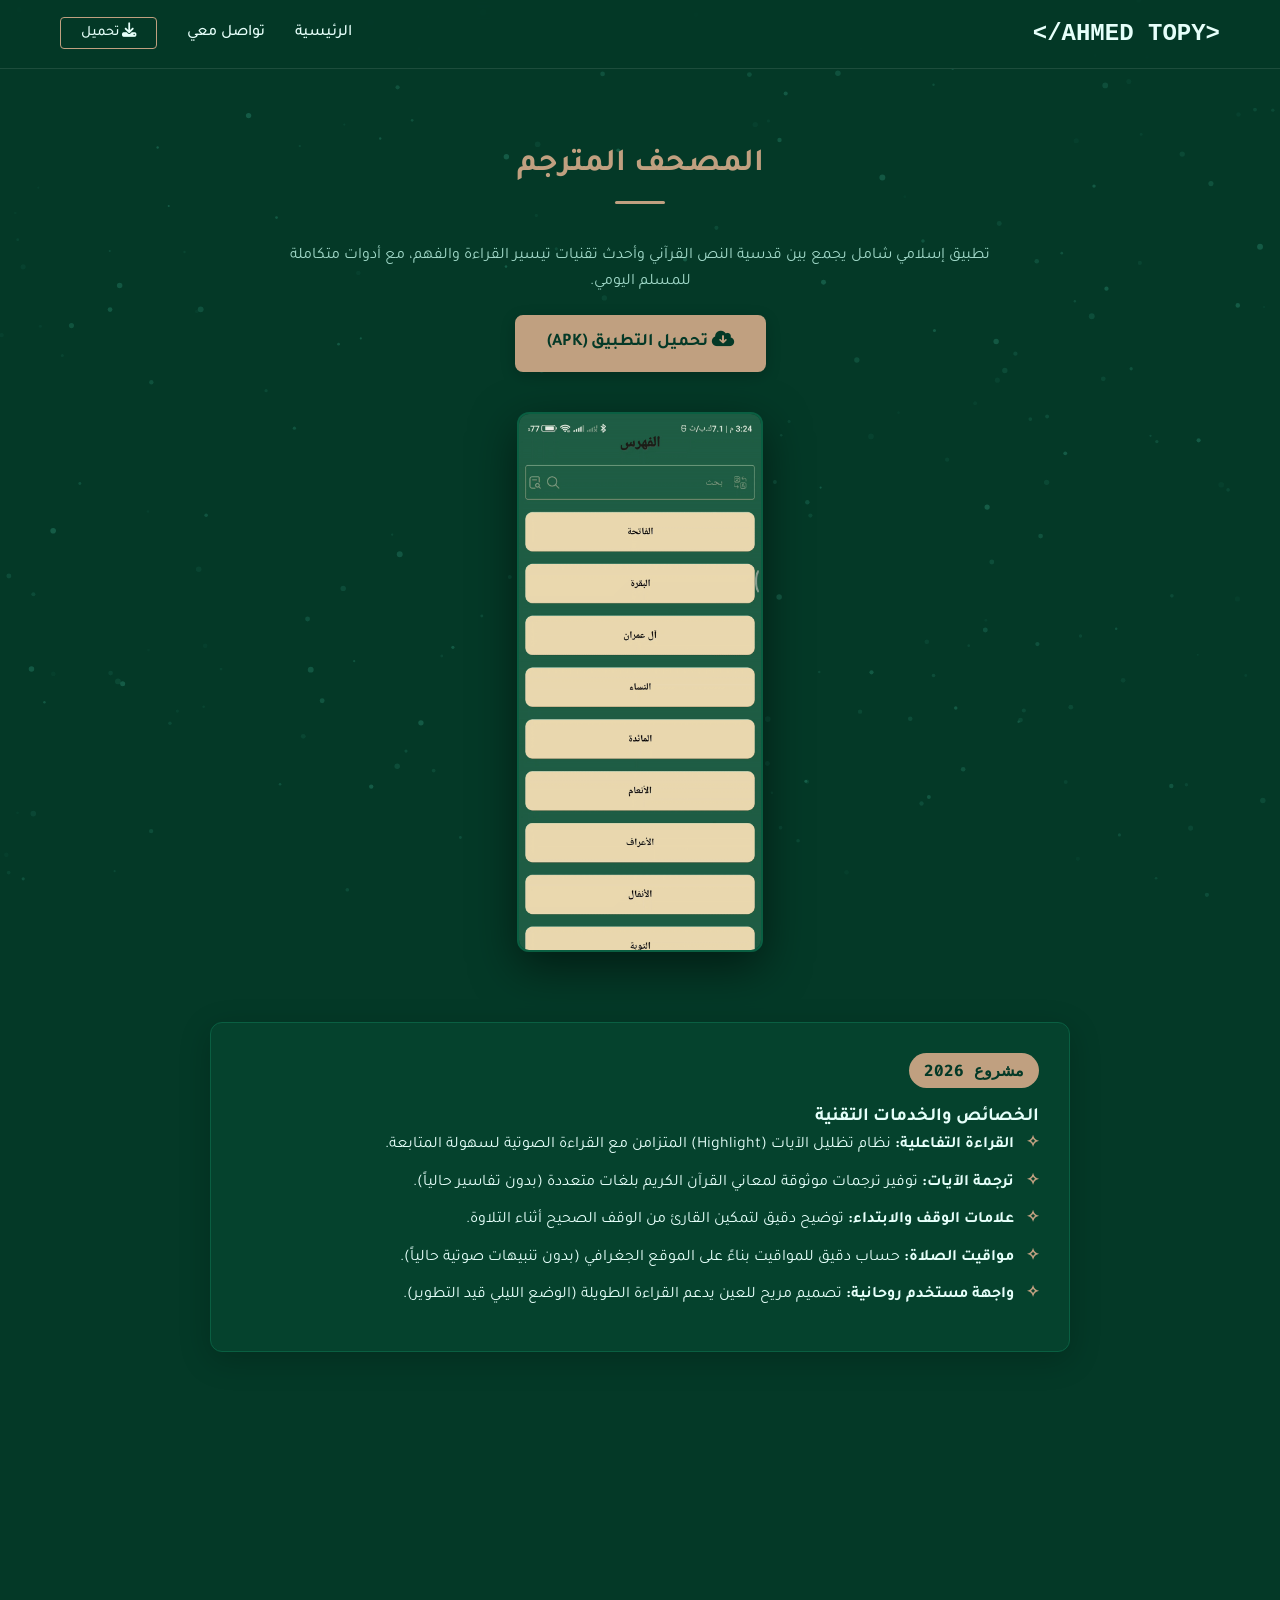
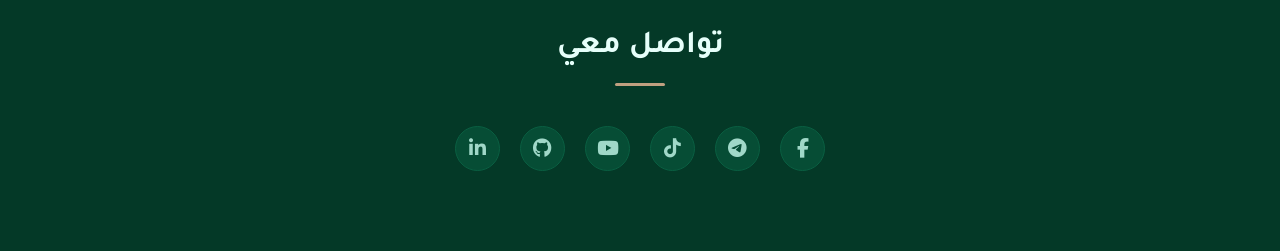
<file: projects/Quran/index.html>
<!DOCTYPE html>
<html lang="ar" dir="rtl">

<head>
    <meta charset="UTF-8">
    <meta name="viewport" content="width=device-width, initial-scale=1.0">
    <title>المصحف المترجم | Ahmed Topy</title>
    <meta name="description" content="المصحف المترجم - تطبيق قرآن شامل مع ترجمات ومواعيد الأذان">
    <link href="https://fonts.googleapis.com/css2?family=Tajawal:wght@300;400;500;700;900&display=swap"
        rel="stylesheet">
    <link href="https://fonts.googleapis.com/css2?family=Fira+Code:wght@400;700&display=swap" rel="stylesheet">
    <link rel="stylesheet" href="../../style.css">
    <link rel="stylesheet" href="https://cdnjs.cloudflare.com/ajax/libs/font-awesome/6.4.0/css/all.min.css">
    <style>
        :root {
            /* Palette from Quran.jpg (Emerald / Forest Green / Gold) */
            --quran-bg: #043927;
            --quran-text: #E6FFFA;
            --quran-accent: #C0A080;
            /* Goldish */
            --quran-card: #064D35;
            --quran-border: #0A5F42;

            /* Override global variables */
            --bg-color: var(--quran-bg);
            --card-bg: var(--quran-card);
            --text-primary: var(--quran-text);
            --text-secondary: #A0D8C8;
            --accent-color: var(--quran-accent);
            --border-color: var(--quran-border);
        }

        body {
            background-color: var(--bg-color);
            color: var(--text-primary);
        }

        .navbar {
            background: rgba(4, 57, 39, 0.9);
            backdrop-filter: blur(15px);
            border-bottom: 1px solid rgba(255, 255, 255, 0.1);
        }

        .navbar .logo,
        .nav-links li a {
            color: var(--quran-text);
        }

        .nav-links li a:hover {
            color: var(--quran-accent);
        }

        /* Component Styling Matching Lumiere */
        .version-timeline {
            position: relative;
            max-width: 900px;
            margin: 50px auto;
            padding: 20px;
        }

        .version-card {
            background: rgba(6, 77, 53, 0.5);
            border: 1px solid var(--border-color);
            border-radius: 12px;
            padding: 30px;
            margin-bottom: 40px;
            box-shadow: 0 8px 32px rgba(0, 0, 0, 0.2);
        }

        .version-badge {
            background: var(--quran-accent);
            color: var(--quran-bg);
            padding: 5px 15px;
            border-radius: 20px;
            font-weight: bold;
            display: inline-block;
            margin-bottom: 15px;
            font-family: 'Fira Code', monospace;
        }

        .feature-list {
            list-style: none;
            padding: 0;
        }

        .feature-list li {
            position: relative;
            padding-right: 25px;
            margin-bottom: 12px;
            line-height: 1.6;
        }

        .feature-list li::before {
            content: '✧';
            position: absolute;
            right: 0;
            color: var(--quran-accent);
            font-weight: bold;
        }

        /* Hero Image - Restricted Height */
        .project-hero-img {
            max-width: 100%;
            max-height: 60vh;
            border-radius: 12px;
            box-shadow: 0 15px 45px rgba(0, 0, 0, 0.5);
            margin-bottom: 40px;
            display: block;
            margin-left: auto;
            margin-right: auto;
            object-fit: contain;
            border: 2px solid var(--quran-border);
        }
    </style>
</head>

<body>
    <canvas id="bg-canvas"></canvas>

    <nav class="navbar">
        <div class="container">
            <a href="../../index.html" class="logo">&lt;AHMED TOPY/&gt;</a>
            <ul class="nav-links">
                <li><a href="../../index.html">الرئيسية</a></li>
                <li><a href="#contact">تواصل معي</a></li>
                <li><a href="https://github.com/AhmedTopy13/Portfolio/releases/download/Quran/Quran.apk"
                        class="nav-download-btn"><i class="fas fa-download"></i> تحميل</a></li>
            </ul>
        </div>
    </nav>

    <section class="section">
        <div class="container">
            <div style="text-align: center; margin-top: 60px;">
                <h1 class="section-title" style="color: var(--quran-accent);">المصحف المترجم</h1>
                <p style="color: var(--text-secondary); max-width: 700px; margin: 0 auto 20px;">تطبيق إسلامي شامل يجمع
                    بين قدسية النص القرآني وأحدث تقنيات تيسير القراءة والفهم، مع أدوات متكاملة للمسلم اليومي.</p>

                <a href="https://github.com/AhmedTopy13/Portfolio/releases/download/Quran/Quran.apk"
                    class="btn-download"
                    style="background: var(--quran-accent); color: var(--quran-bg); margin-bottom: 40px; border-radius: 8px; padding: 12px 30px; text-decoration: none; font-weight: bold; display: inline-block;">
                    <i class="fas fa-cloud-download-alt"></i> تحميل التطبيق (APK)
                </a>
                <br>

                <img src="../../imgs/Quran.gif" class="project-hero-img" alt="Quran App Interface">
            </div>

            <div class="version-timeline">
                <div class="version-card">
                    <span class="version-badge">مشروع 2026</span>
                    <h3>الخصائص والخدمات التقنية</h3>
                    <ul class="feature-list">
                        <li><strong>القراءة التفاعلية:</strong> نظام تظليل الآيات (Highlight) المتزامن مع القراءة
                            الصوتية لسهولة المتابعة.</li>
                        <li><strong>ترجمة الآيات:</strong> توفير ترجمات موثوقة لمعاني القرآن الكريم بلغات متعددة (بدون
                            تفاسير حالياً).</li>
                        <li><strong>علامات الوقف والابتداء:</strong> توضيح دقيق لتمكين القارئ من الوقف الصحيح أثناء
                            التلاوة.</li>
                        <li><strong>مواقيت الصلاة:</strong> حساب دقيق للمواقيت بناءً على الموقع الجغرافي (بدون تنبيهات
                            صوتية حالياً).</li>
                        <li><strong>واجهة مستخدم روحانية:</strong> تصميم مريح للعين يدعم القراءة الطويلة (الوضع الليلي
                            قيد التطوير).</li>
                    </ul>
                </div>
            </div>
        </div>
    </section>

    <section id="contact" class="section contact-section" style="text-align: center;">
        <div class="container">
            <h2 class="section-title">تواصل معي</h2>
            <div class="social-links animate-fade-up">
                <a href="https://www.facebook.com/profile.php?id=100086216577033" target="_blank"
                    class="social-btn facebook"><i class="fab fa-facebook-f"></i></a>
                <a href="https://t.me/Ahmed_Topy_13" target="_blank" class="social-btn telegram"><i
                        class="fab fa-telegram-plane"></i></a>
                <a href="https://www.tiktok.com/@Ahmed.topy.13" target="_blank" class="social-btn tiktok"><i
                        class="fab fa-tiktok"></i></a>
                <a href="https://www.youtube.com/@Ahmed.Topy.13" target="_blank" class="social-btn youtube"><i
                        class="fab fa-youtube"></i></a>
                <a href="https://github.com/AhmedTopy13" target="_blank" class="social-btn github"><i
                        class="fab fa-github"></i></a>
                <a href="https://www.linkedin.com/in/ahmed-topy13" target="_blank" class="social-btn linkedin"><i
                        class="fab fa-linkedin-in"></i></a>
            </div>
        </div>
    </section>

    <script src="../../script.js"></script>
    <script>
        // Ball Animation Init
        window.addEventListener('load', () => {
            if (typeof initParticles === 'function') {
                initParticles();
                if (typeof particles !== 'undefined') {
                    // Set particles to prominent Project Gold Color (#C0A080)
                    particles.forEach(p => p.color = 'rgba(192, 160, 128, 0.5)');
                }
            }
        });
    </script>
</body>

</html>
</file>
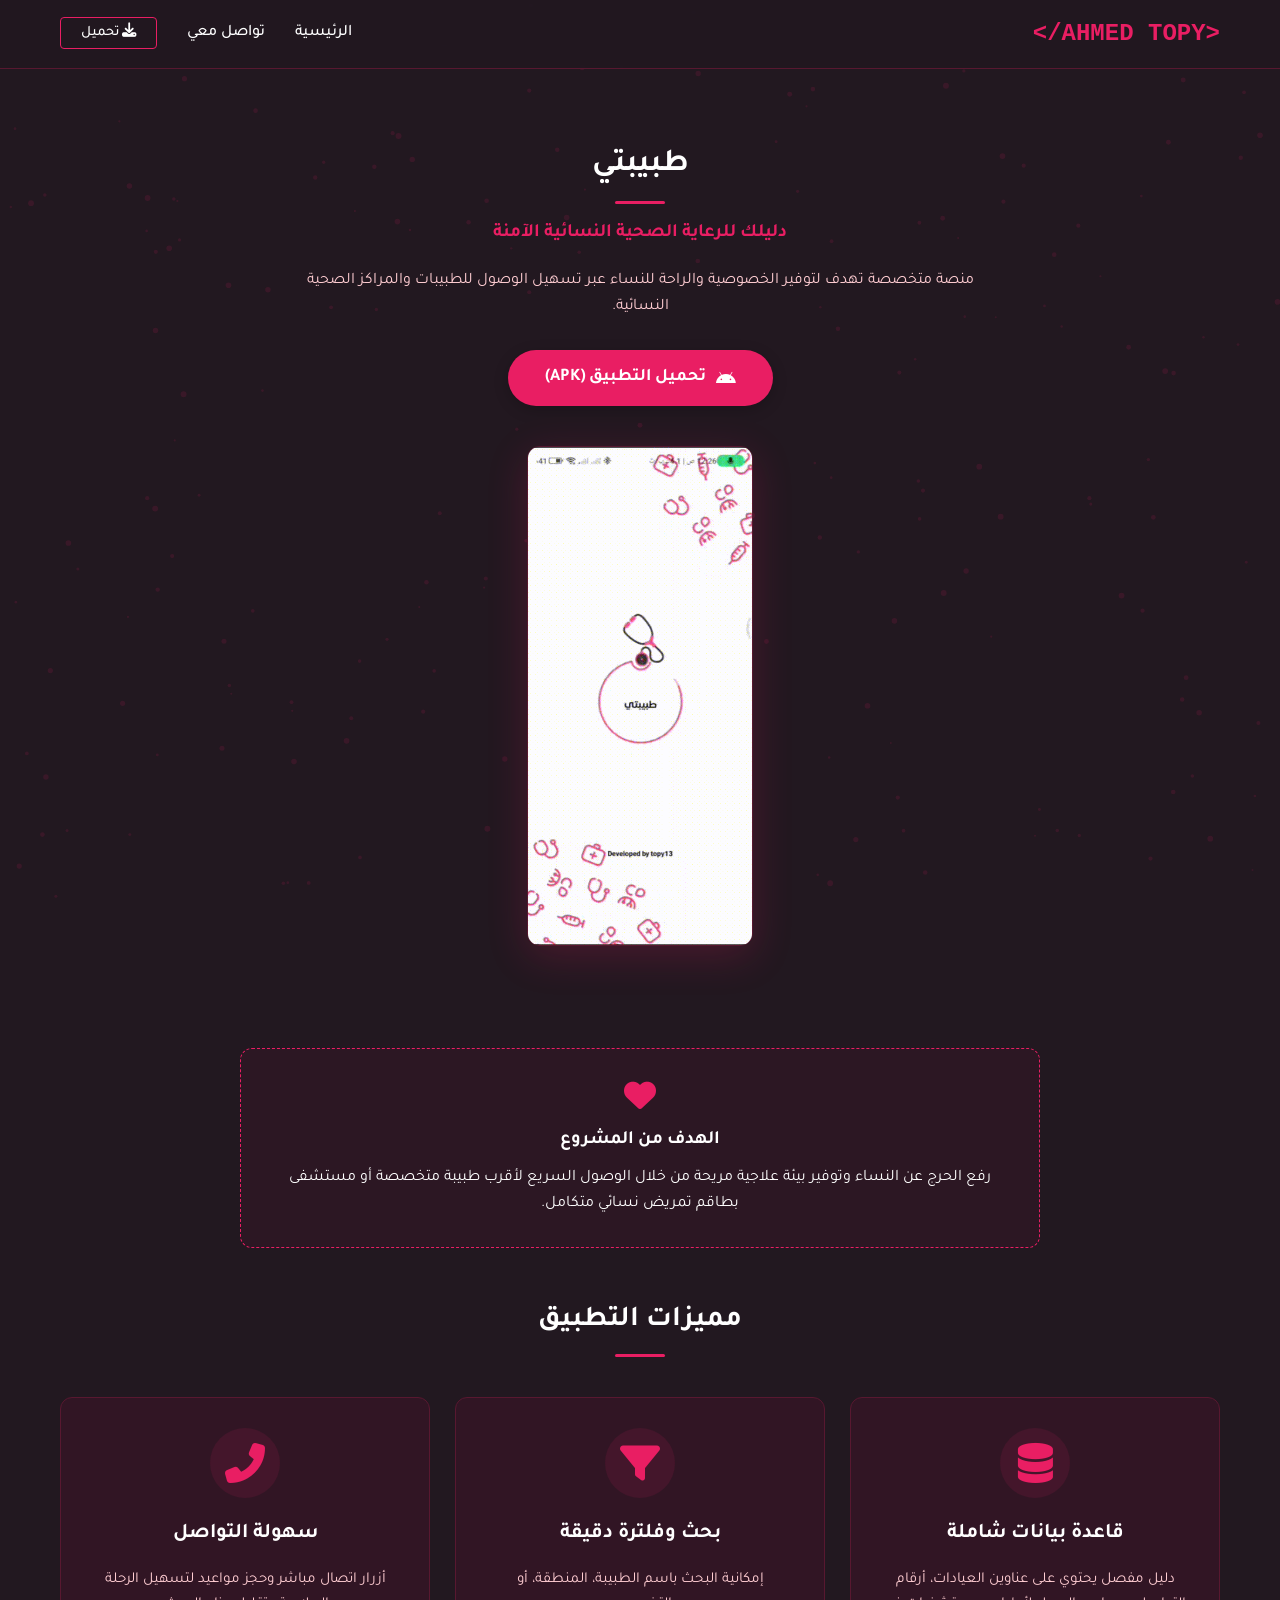
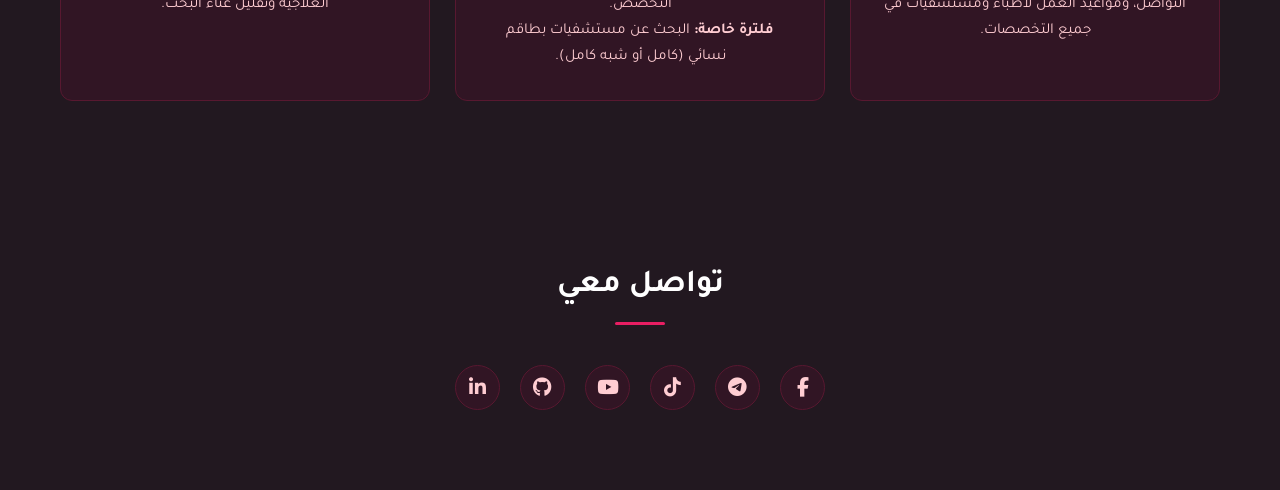
<file: projects/Tabibty/index.html>
<!DOCTYPE html>
<html lang="ar" dir="rtl">

<head>
    <meta charset="UTF-8">
    <meta name="viewport" content="width=device-width, initial-scale=1.0">
    <title>Tabibty | Ahmed Topy</title>
    <meta name="description" content="طبيبتي - دليل طبيبات ومستشفيات نسائية">
    <link href="https://fonts.googleapis.com/css2?family=Tajawal:wght@300;400;500;700;900&display=swap"
        rel="stylesheet">
    <link href="https://fonts.googleapis.com/css2?family=Fira+Code:wght@400;700&display=swap" rel="stylesheet">
    <link rel="stylesheet" href="../../style.css">
    <link rel="stylesheet" href="https://cdnjs.cloudflare.com/ajax/libs/font-awesome/6.4.0/css/all.min.css">
    <style>
        /* Tabibty Theme (Pink/Purple) */
        :root {
            --tabibty-primary: #e91e63;
            --tabibty-secondary: #c2185b;
            --tabibty-bg: #221820;
            /* Dark Purpleish Black */
            --tabibty-card: rgba(60, 20, 40, 0.6);
            /* Transparent Pinkish Dark */

            /* Overriding global variables */
            --bg-color: var(--tabibty-bg);
            --card-bg: var(--tabibty-card);
            --text-primary: #ffffff;
            --text-secondary: #ffcdd2;
            /* Light Pink text */
            --accent-color: var(--tabibty-primary);
            --border-color: #581830;
        }

        body {
            background-color: var(--bg-color);
            color: var(--text-primary);
        }

        .navbar {
            background: rgba(34, 24, 32, 0.85);
            border-bottom: 1px solid var(--border-color);
        }

        .project-hero-img {
            max-width: 100%;
            height: auto;
            max-height: 500px;
            /* Restrict height for mobile screenshot look */
            border-radius: 12px;
            box-shadow: 0 10px 40px rgba(233, 30, 99, 0.2);
            margin-bottom: 40px;
            border: 1px solid var(--border-color);
        }

        /* Feature Cards */
        .feature-grid {
            display: grid;
            grid-template-columns: repeat(auto-fit, minmax(280px, 1fr));
            gap: 25px;
            margin-top: 30px;
        }

        .feature-card {
            background: var(--card-bg);
            border: 1px solid var(--border-color);
            padding: 30px;
            border-radius: 12px;
            text-align: center;
            transition: transform 0.3s ease;
        }

        .feature-card:hover {
            transform: translateY(-5px);
            border-color: var(--tabibty-primary);
        }

        .feature-card i {
            font-size: 2.5rem;
            color: var(--tabibty-primary);
            margin-bottom: 20px;
            background: rgba(233, 30, 99, 0.1);
            width: 70px;
            height: 70px;
            display: inline-flex;
            align-items: center;
            justify-content: center;
            border-radius: 50%;
        }

        .feature-card h3 {
            color: #fff;
            margin-bottom: 15px;
            font-size: 1.3rem;
        }

        .feature-card p {
            color: #ffcdd2;
            font-size: 0.95rem;
            line-height: 1.7;
        }

        .goal-box {
            background: rgba(233, 30, 99, 0.05);
            border: 1px dashed var(--tabibty-primary);
            padding: 30px;
            border-radius: 12px;
            margin: 50px auto;
            max-width: 800px;
            text-align: center;
        }
    </style>
</head>

<body>
    <canvas id="bg-canvas"></canvas>

    <nav class="navbar">
        <div class="container">
            <a href="../../index.html" class="logo">&lt;AHMED TOPY/&gt;</a>
            <ul class="nav-links">
                <li><a href="../../index.html">الرئيسية</a></li>
                <li><a href="#contact">تواصل معي</a></li>
                <li><a href="https://github.com/AhmedTopy13/Portfolio/releases/download/Tabibaty/Tabibty.apk"
                        class="nav-download-btn"><i class="fas fa-download"></i> تحميل</a></li>
            </ul>
        </div>
    </nav>

    <section class="section">
        <div class="container" style="padding-top: 60px;">

            <!-- Hero Area -->
            <div style="text-align: center;">
                <h1 class="section-title" style="margin-bottom: 15px; color: #fff;">طبيبتي</h1>
                <h3 style="color: var(--tabibty-primary); margin-bottom: 20px;">دليلك للرعاية الصحية النسائية الآمنة
                </h3>
                <p style="color: var(--text-secondary); max-width: 700px; margin: 0 auto 30px;">
                    منصة متخصصة تهدف لتوفير الخصوصية والراحة للنساء عبر تسهيل الوصول للطبيبات والمراكز الصحية النسائية.
                </p>

                <a href="https://github.com/AhmedTopy13/Portfolio/releases/download/Tabibaty/Tabibty.apk"
                    class="btn-download" style="background: #e91e63; color: #fff; margin-bottom: 40px;">
                    <i class="fab fa-android"></i> تحميل التطبيق (APK)
                </a>
                <br>
                <!-- Using GIF if available based on main page usage -->
                <img src="../../imgs/tabibty.gif" class="project-hero-img" alt="Tabibty App Interface">
            </div>

            <!-- Goal Section -->
            <div class="goal-box">
                <i class="fas fa-heart" style="color: #e91e63; font-size: 2rem; margin-bottom: 15px;"></i>
                <h3 style="margin-bottom: 10px;">الهدف من المشروع</h3>
                <p>رفع الحرج عن النساء وتوفير بيئة علاجية مريحة من خلال الوصول السريع لأقرب طبيبة متخصصة أو مستشفى بطاقم
                    تمريض نسائي متكامل.</p>
            </div>

            <!-- Features Grid -->
            <h2 class="section-title" style="text-align: center; font-size: 1.8rem;">مميزات التطبيق</h2>

            <div class="feature-grid">

                <!-- Database -->
                <div class="feature-card">
                    <i class="fas fa-database"></i>
                    <h3>قاعدة بيانات شاملة</h3>
                    <p>دليل مفصل يحتوي على عناوين العيادات، أرقام التواصل، ومواعيد العمل لأطباء ومستشفيات في جميع
                        التخصصات.</p>
                </div>

                <!-- Searching & Filtering -->
                <div class="feature-card">
                    <i class="fas fa-filter"></i>
                    <h3>بحث وفلترة دقيقة</h3>
                    <p>إمكانية البحث باسم الطبيبة، المنطقة، أو التخصص.
                        <br><strong>فلترة خاصة:</strong> البحث عن مستشفيات بطاقم نسائي (كامل أو شبه كامل).
                    </p>
                </div>

                <!-- Contact -->
                <div class="feature-card">
                    <i class="fas fa-phone-alt"></i>
                    <h3>سهولة التواصل</h3>
                    <p>أزرار اتصال مباشر وحجز مواعيد لتسهيل الرحلة العلاجية وتقليل عناء البحث.</p>
                </div>

            </div>

        </div>
    </section>

    <section id="contact" class="section contact-section" style="text-align: center;">
        <div class="container">
            <h2 class="section-title">تواصل معي</h2>
            <div class="social-links animate-fade-up">
                <a href="https://www.facebook.com/profile.php?id=100086216577033" target="_blank"
                    class="social-btn facebook"><i class="fab fa-facebook-f"></i></a>
                <a href="https://t.me/Ahmed_Topy_13" target="_blank" class="social-btn telegram"><i
                        class="fab fa-telegram-plane"></i></a>
                <a href="https://www.tiktok.com/@Ahmed.topy.13" target="_blank" class="social-btn tiktok"><i
                        class="fab fa-tiktok"></i></a>
                <a href="https://www.youtube.com/@Ahmed.Topy.13" target="_blank" class="social-btn youtube"><i
                        class="fab fa-youtube"></i></a>
                <a href="https://github.com/AhmedTopy13" target="_blank" class="social-btn github"><i
                        class="fab fa-github"></i></a>
                <a href="https://www.linkedin.com/in/ahmed-topy13" target="_blank" class="social-btn linkedin"><i
                        class="fab fa-linkedin-in"></i></a>
            </div>
        </div>
    </section>

    <script src="../../script.js"></script>
    <script>
        // Adjust particles for pink theme
        window.addEventListener('load', () => {
            if (typeof particles !== 'undefined') {
                particles.forEach(p => p.color = 'rgba(233, 30, 99, 0.4)');
            }
            const originalInit = initParticles;
            initParticles = function () {
                originalInit();
                particles.forEach(p => p.color = 'rgba(233, 30, 99, 0.4)');
            };
        });
    </script>
</body>

</html>
</file>
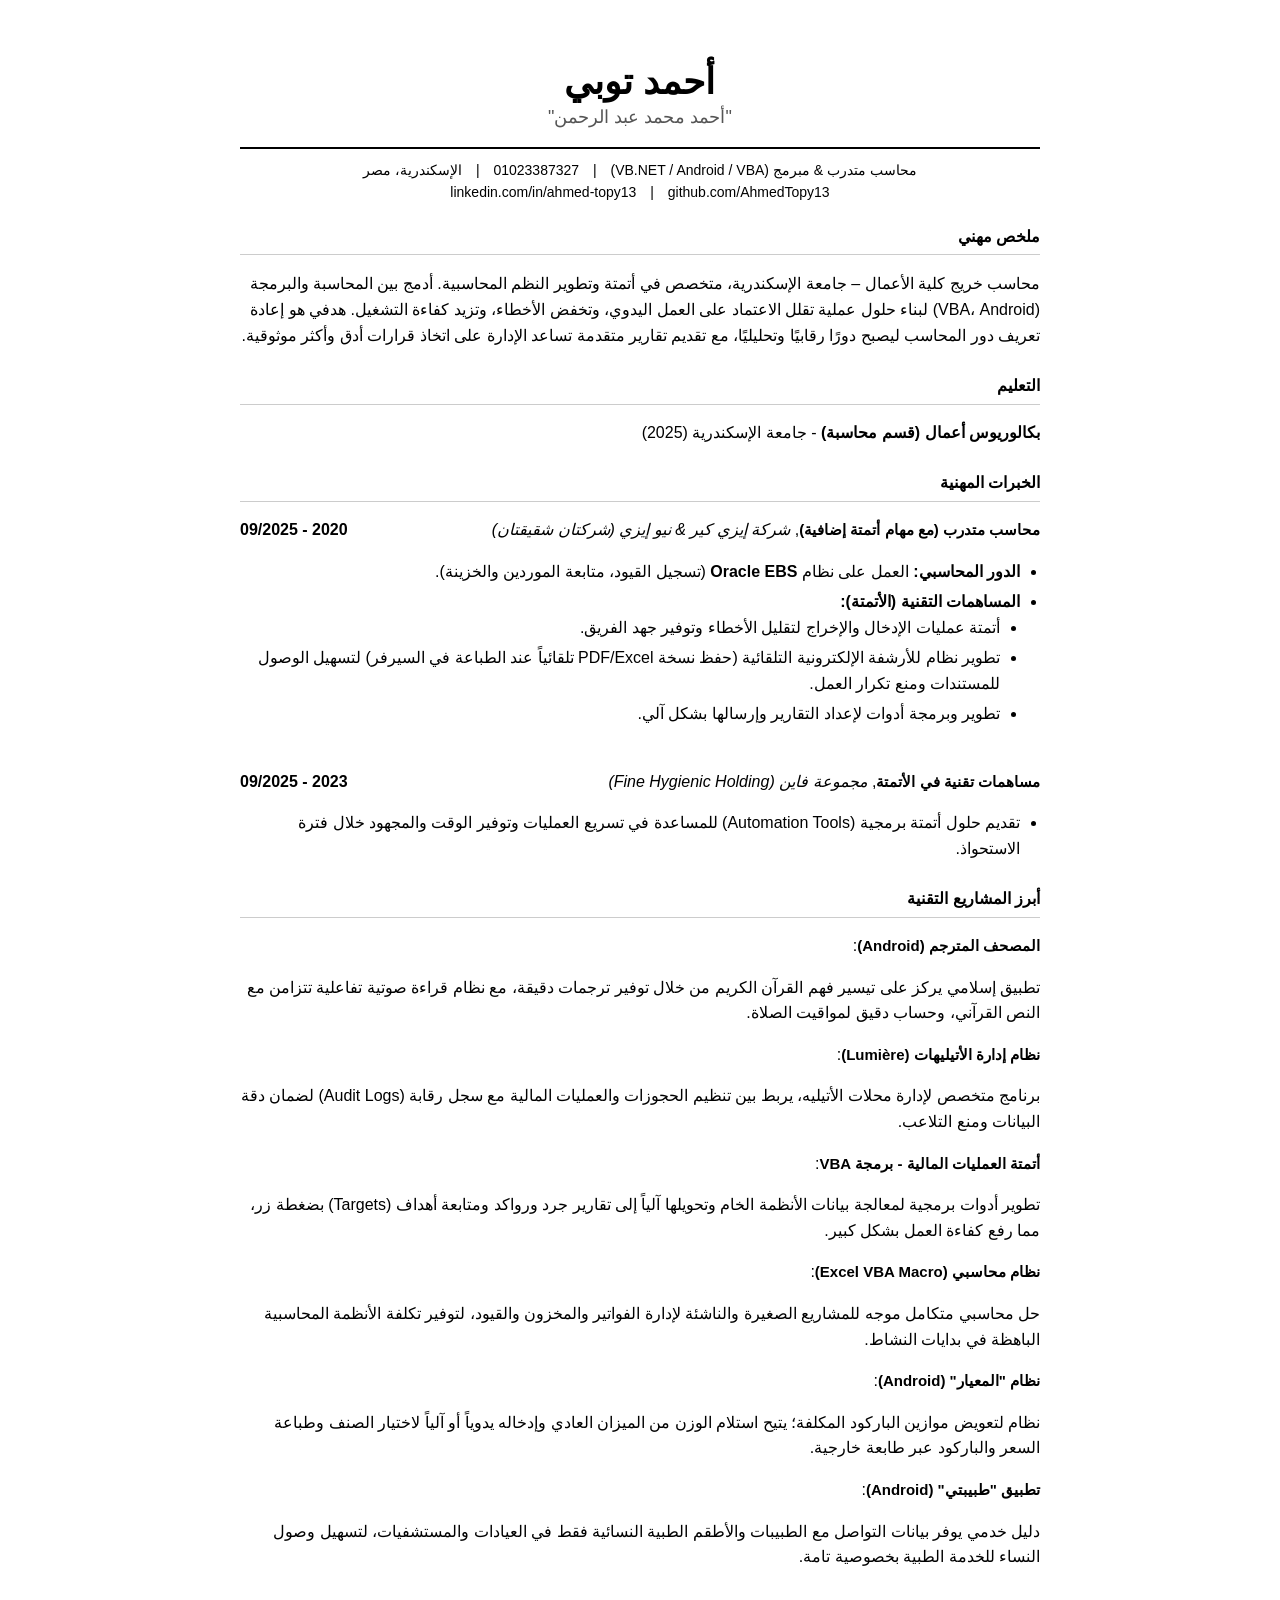
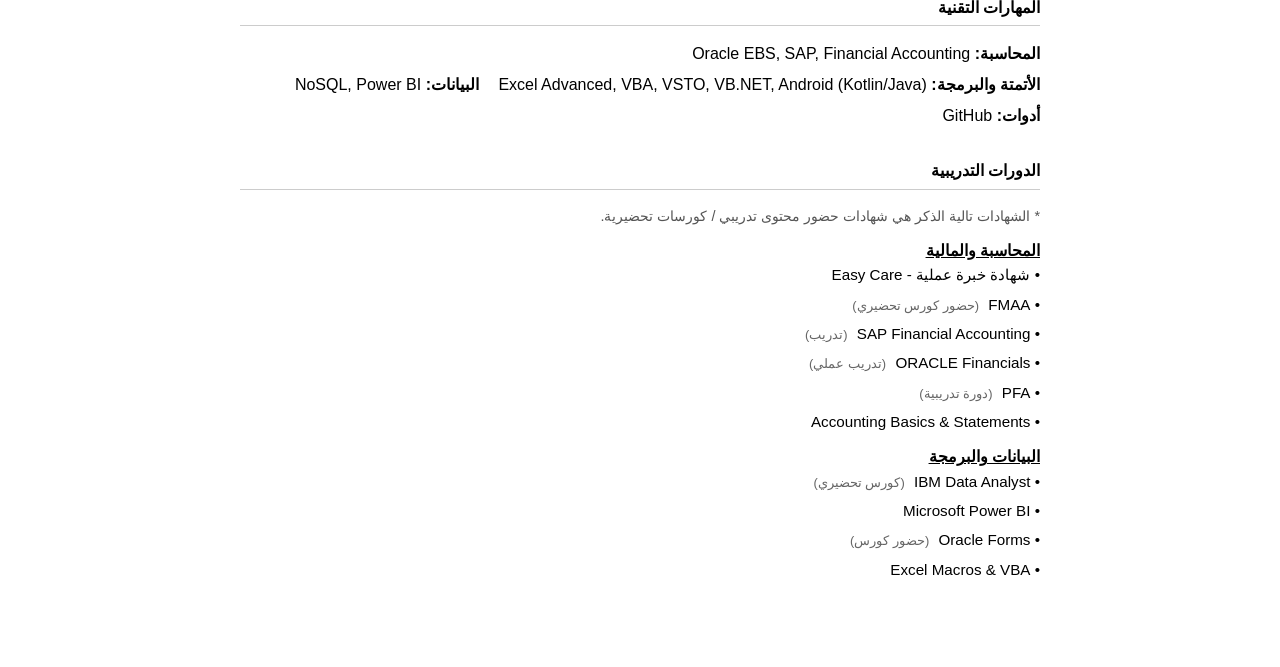
<file: CV/ats-ar.html>
<!DOCTYPE html>
<html lang="ar" dir="rtl">

<head>
    <meta charset="UTF-8">
    <meta name="viewport" content="width=device-width, initial-scale=1.0">
    <title>أحمد توبي - سيرة ذاتية (ATS)</title>
    <style>
        body {
            font-family: 'Arial', sans-serif;
            line-height: 1.6;
            color: #000;
            background: #fff;
            margin: 40px auto;
            max-width: 800px;
            padding: 20px;
        }

        h1,
        h2,
        h3,
        h4 {
            color: #000;
            margin-bottom: 10px;
            text-transform: uppercase;
        }

        /* Modified Header Styles */
        h1 {
            font-size: 36px;
            border-bottom: none;
            margin-bottom: 0;
            padding-bottom: 0;
            text-align: center;
            margin-top: 0;
            line-height: 1.2;
        }

        .real-name-sub {
            font-size: 18px;
            color: #555;
            text-align: center;
            margin-bottom: 10px;
            border-bottom: 2px solid #000;
            padding-bottom: 15px;
            font-weight: normal;
        }

        .contact-info {
            text-align: center;
            margin-bottom: 20px;
            font-size: 14px;
        }

        .contact-info span {
            margin: 0 10px;
            display: inline-block;
        }

        .section {
            margin-bottom: 25px;
        }

        .section-title {
            font-size: 16px;
            font-weight: bold;
            border-bottom: 1px solid #ccc;
            margin-bottom: 15px;
            padding-bottom: 5px;
        }

        .job-title {
            font-weight: bold;
            font-size: 15px;
        }

        .company-name {
            font-style: italic;
        }

        .date {
            float: left;
            font-weight: bold;
        }

        ul {
            list-style-type: disc;
            margin-right: 20px;
            padding: 0;
        }

        li {
            margin-bottom: 5px;
        }

        .skills-list {
            list-style: none;
            padding: 0;
            margin: 0;
        }

        .skills-list li {
            display: inline-block;
            margin-left: 15px;
        }

        .cert-category {
            font-weight: bold;
            margin-top: 10px;
            display: block;
            text-decoration: underline;
        }

        .cert-grid {
            display: grid;
            grid-template-columns: 1fr;
            gap: 5px;
            font-size: 0.95em;
        }

        .cert-link {
            color: #000;
            text-decoration: none;
        }

        .cert-link:hover {
            text-decoration: underline;
        }

        .cert-note {
            font-size: 0.85em;
            color: #666;
            margin-right: 5px;
        }
    </style>
</head>

<body>

    <header>
        <h1>أحمد توبي</h1>
        <div class="real-name-sub">"أحمد محمد عبد الرحمن"</div>
        <div class="contact-info">
            <span>محاسب متدرب & مبرمج (VB.NET / Android / VBA)</span> |
            <span>01023387327</span> |
            <span>الإسكندرية، مصر</span> <br>
            <span>github.com/AhmedTopy13</span> |
            <span>linkedin.com/in/ahmed-topy13</span>
        </div>
    </header>

    <section class="section">
        <h2 class="section-title">ملخص مهني</h2>
        <p>
            محاسب خريج كلية الأعمال – جامعة الإسكندرية، متخصص في أتمتة وتطوير النظم المحاسبية. أدمج بين المحاسبة
            والبرمجة (VBA، Android) لبناء حلول عملية تقلل الاعتماد على العمل اليدوي، وتخفض الأخطاء، وتزيد كفاءة التشغيل.
            هدفي هو إعادة تعريف دور المحاسب ليصبح دورًا رقابيًا وتحليليًا، مع تقديم تقارير متقدمة تساعد الإدارة على
            اتخاذ قرارات أدق وأكثر موثوقية.
        </p>
    </section>

    <section class="section">
        <h2 class="section-title">التعليم</h2>
        <div>
            <strong>بكالوريوس أعمال (قسم محاسبة)</strong> - جامعة الإسكندرية (2025)
        </div>
    </section>

    <section class="section">
        <h2 class="section-title">الخبرات المهنية</h2>

        <div class="job">
            <div style="overflow: hidden;">
                <span class="job-title">محاسب متدرب (مع مهام أتمتة إضافية)</span>,
                <span class="company-name">شركة إيزي كير & نيو إيزي (شركتان شقيقتان)</span>
                <span class="date">2020 - 09/2025</span>
            </div>
            <ul>
                <li><strong>الدور المحاسبي:</strong> العمل على نظام <strong>Oracle EBS</strong> (تسجيل القيود، متابعة
                    الموردين والخزينة).</li>
                <li><strong>المساهمات التقنية (الأتمتة):</strong>
                    <ul>
                        <li>أتمتة عمليات الإدخال والإخراج لتقليل الأخطاء وتوفير جهد الفريق.</li>
                        <li>تطوير نظام للأرشفة الإلكترونية التلقائية (حفظ نسخة PDF/Excel تلقائياً عند الطباعة في
                            السيرفر) لتسهيل الوصول للمستندات ومنع تكرار العمل.</li>
                        <li>تطوير وبرمجة أدوات لإعداد التقارير وإرسالها بشكل آلي.</li>
                    </ul>
                </li>
            </ul>
        </div>

        <br>

        <div class="job">
            <div style="overflow: hidden;">
                <span class="job-title">مساهمات تقنية في الأتمتة</span>,
                <span class="company-name">مجموعة فاين (Fine Hygienic Holding)</span>
                <span class="date">2023 - 09/2025</span>
            </div>
            <ul>
                <li>تقديم حلول أتمتة برمجية (Automation Tools) للمساعدة في تسريع العمليات وتوفير الوقت والمجهود خلال
                    فترة الاستحواذ.</li>
            </ul>
        </div>
    </section>

    <section class="section">
        <h2 class="section-title">أبرز المشاريع التقنية</h2>

        <div class="project">
            <span class="job-title">المصحف المترجم (Android)</span>:
            <p>تطبيق إسلامي يركز على تيسير فهم القرآن الكريم من خلال توفير ترجمات دقيقة، مع نظام قراءة صوتية تفاعلية
                تتزامن مع النص القرآني، وحساب دقيق لمواقيت الصلاة.</p>
        </div>

        <div class="project">
            <span class="job-title">نظام إدارة الأتيليهات (Lumière)</span>:
            <p>برنامج متخصص لإدارة محلات الأتيليه، يربط بين تنظيم الحجوزات والعمليات المالية مع سجل رقابة (Audit Logs)
                لضمان دقة البيانات ومنع التلاعب.</p>
        </div>

        <div class="project">
            <span class="job-title">أتمتة العمليات المالية - برمجة VBA</span>:
            <p>تطوير أدوات برمجية لمعالجة بيانات الأنظمة الخام وتحويلها آلياً إلى تقارير جرد ورواكد ومتابعة أهداف
                (Targets) بضغطة زر، مما رفع كفاءة العمل بشكل كبير.</p>
        </div>

        <div class="project">
            <span class="job-title">نظام محاسبي (Excel VBA Macro)</span>:
            <p>حل محاسبي متكامل موجه للمشاريع الصغيرة والناشئة لإدارة الفواتير والمخزون والقيود، لتوفير تكلفة الأنظمة
                المحاسبية الباهظة في بدايات النشاط.</p>
        </div>

        <div class="project">
            <span class="job-title">نظام "المعيار" (Android)</span>:
            <p>نظام لتعويض موازين الباركود المكلفة؛ يتيح استلام الوزن من الميزان العادي وإدخاله يدوياً أو آلياً لاختيار
                الصنف وطباعة السعر والباركود عبر طابعة خارجية.</p>
        </div>

        <div class="project">
            <span class="job-title">تطبيق "طبيبتي" (Android)</span>:
            <p>دليل خدمي يوفر بيانات التواصل مع الطبيبات والأطقم الطبية النسائية فقط في العيادات والمستشفيات، لتسهيل
                وصول النساء للخدمة الطبية بخصوصية تامة.</p>
        </div>
    </section>

    <section class="section">
        <h2 class="section-title">المهارات التقنية</h2>
        <ul class="skills-list">
            <li><strong>المحاسبة:</strong> Oracle EBS, SAP, Financial Accounting</li>
            <li><strong>الأتمتة والبرمجة:</strong> Excel Advanced, VBA, VSTO, VB.NET, Android (Kotlin/Java)</li>
            <li><strong>البيانات:</strong> NoSQL, Power BI</li>
            <li><strong>أدوات:</strong> GitHub</li>
        </ul>
    </section>

    <section class="section">
        <h2 class="section-title" style="page-break-before: always;">الدورات التدريبية</h2>
        <p style="font-size: 0.9em; color: #555; margin-bottom: 10px;">* الشهادات تالية الذكر هي شهادات حضور محتوى
            تدريبي / كورسات تحضيرية.</p>

        <span class="cert-category">المحاسبة والمالية</span>
        <div class="cert-grid">
            <a href="Certificates/Easy Care.pdf" class="cert-link">• شهادة خبرة عملية - Easy Care</a>
            <a href="Certificates/FMAA.pdf" class="cert-link">• FMAA <span class="cert-note">(حضور كورس
                    تحضيري)</span></a>
            <a href="Certificates/SAP Financial Accounting.pdf" class="cert-link">• SAP Financial Accounting <span
                    class="cert-note">(تدريب)</span></a>
            <a href="Certificates/ORACLE Financials-AR.pdf" class="cert-link">• ORACLE Financials <span
                    class="cert-note">(تدريب عملي)</span></a>
            <a href="Certificates/PFA.pdf" class="cert-link">• PFA <span class="cert-note">(دورة تدريبية)</span></a>
            <a href="Certificates/Accounting Basic & Finacial Statments.pdf" class="cert-link">• Accounting Basics &
                Statements</a>
        </div>

        <span class="cert-category">البيانات والبرمجة</span>
        <div class="cert-grid">
            <a href="Certificates/IBM Data Analyst-AR.pdf" class="cert-link">• IBM Data Analyst <span
                    class="cert-note">(كورس تحضيري)</span></a>
            <a href="Certificates/Microsoft Power BI-AR.pdf" class="cert-link">• Microsoft Power BI</a>
            <a href="Certificates/Oracle Forms.pdf" class="cert-link">• Oracle Forms <span class="cert-note">(حضور
                    كورس)</span></a>
            <a href="Certificates/Excel Macros & VBA for Beginners.pdf" class="cert-link">• Excel Macros & VBA</a>
        </div>
    </section>

</body>

</html>
</file>
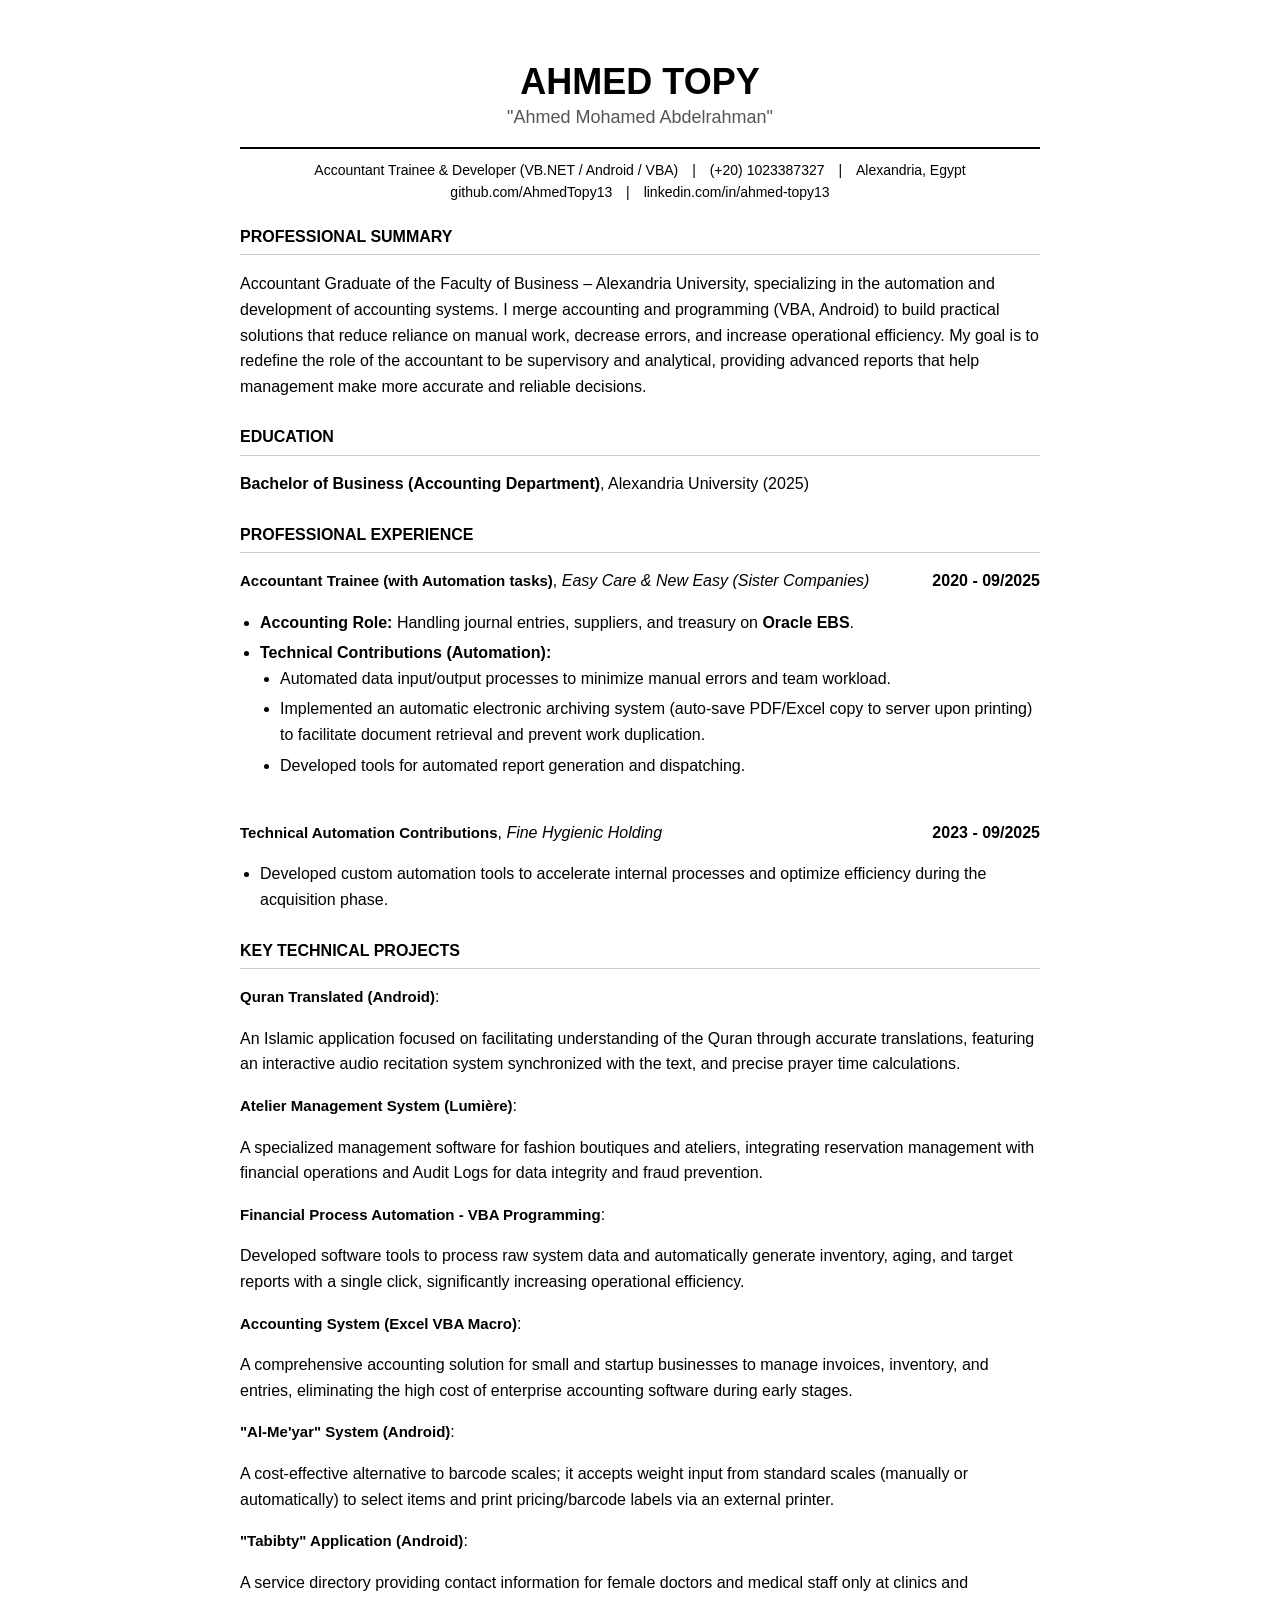
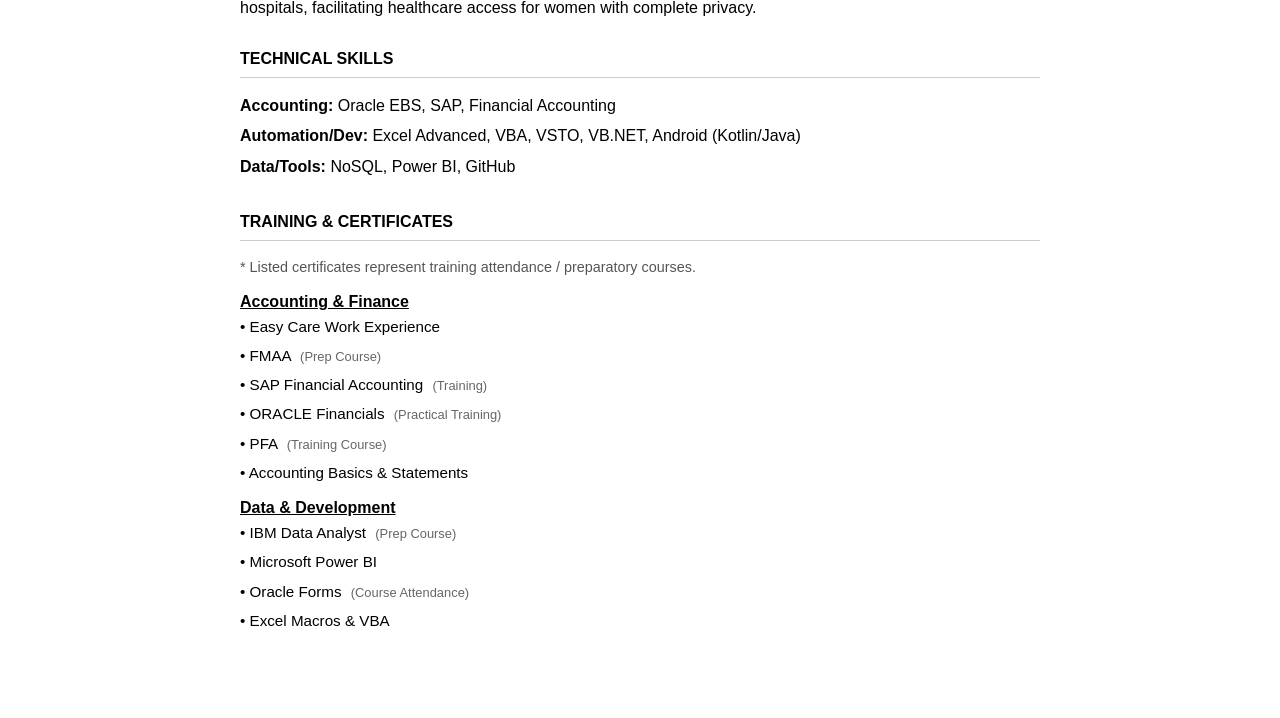
<file: CV/ats-en.html>
<!DOCTYPE html>
<html lang="en" dir="ltr">

<head>
    <meta charset="UTF-8">
    <meta name="viewport" content="width=device-width, initial-scale=1.0">
    <title>Ahmed Mohamed Abdelrahman - Resume (ATS)</title>
    <style>
        body {
            font-family: 'Arial', sans-serif;
            line-height: 1.6;
            color: #000;
            background: #fff;
            margin: 40px auto;
            max-width: 800px;
            padding: 20px;
        }

        h1,
        h2,
        h3,
        h4 {
            color: #000;
            margin-bottom: 10px;
            text-transform: uppercase;
        }

        /* Updated Header Styling */
        h1 {
            font-size: 36px;
            border-bottom: none;
            margin-bottom: 0px;
            padding-bottom: 0px;
            text-align: center;
            margin-top: 0;
            line-height: 1.2;
        }

        .real-name-sub {
            font-size: 18px;
            color: #555;
            text-align: center;
            margin-bottom: 10px;
            border-bottom: 2px solid #000;
            padding-bottom: 15px;
            font-weight: normal;
        }

        .contact-info {
            text-align: center;
            margin-bottom: 20px;
            font-size: 14px;
        }

        .contact-info span {
            margin: 0 10px;
            display: inline-block;
        }

        .section {
            margin-bottom: 25px;
        }

        .section-title {
            font-size: 16px;
            font-weight: bold;
            border-bottom: 1px solid #ccc;
            margin-bottom: 15px;
            padding-bottom: 5px;
        }

        .job-title {
            font-weight: bold;
            font-size: 15px;
        }

        .company-name {
            font-style: italic;
        }

        .date {
            float: right;
            font-weight: bold;
        }

        ul {
            list-style-type: disc;
            margin-left: 20px;
            padding: 0;
        }

        li {
            margin-bottom: 5px;
        }

        .skills-list {
            list-style: none;
            padding: 0;
            margin: 0;
        }

        .skills-list li {
            display: inline-block;
            margin-right: 15px;
        }

        .cert-category {
            font-weight: bold;
            margin-top: 10px;
            display: block;
            text-decoration: underline;
        }

        .cert-grid {
            display: grid;
            grid-template-columns: 1fr;
            gap: 5px;
            font-size: 0.95em;
        }

        .cert-link {
            color: #000;
            text-decoration: none;
        }

        .cert-link:hover {
            text-decoration: underline;
        }

        .cert-note {
            font-size: 0.85em;
            color: #666;
            margin-left: 5px;
        }
    </style>
</head>

<body>

    <header>
        <h1>Ahmed Topy</h1>
        <div class="real-name-sub">"Ahmed Mohamed Abdelrahman"</div>
        <div class="contact-info">
            <span>Accountant Trainee & Developer (VB.NET / Android / VBA)</span> |
            <span>(+20) 1023387327</span> |
            <span>Alexandria, Egypt</span> <br>
            <span>github.com/AhmedTopy13</span> |
            <span>linkedin.com/in/ahmed-topy13</span>
        </div>
    </header>

    <section class="section">
        <h2 class="section-title">Professional Summary</h2>
        <p>
            Accountant Graduate of the Faculty of Business – Alexandria University, specializing in the automation and
            development of accounting systems. I merge accounting and programming (VBA, Android) to build practical
            solutions that reduce reliance on manual work, decrease errors, and increase operational efficiency. My goal
            is to redefine the role of the accountant to be supervisory and analytical, providing advanced reports that
            help management make more accurate and reliable decisions.
        </p>
    </section>

    <section class="section">
        <h2 class="section-title">Education</h2>
        <div>
            <strong>Bachelor of Business (Accounting Department)</strong>, Alexandria University (2025)
        </div>
    </section>

    <section class="section">
        <h2 class="section-title">Professional Experience</h2>

        <div class="job">
            <div style="overflow: hidden;">
                <span class="job-title">Accountant Trainee (with Automation tasks)</span>,
                <span class="company-name">Easy Care & New Easy (Sister Companies)</span>
                <span class="date">2020 - 09/2025</span>
            </div>
            <ul>
                <li><strong>Accounting Role:</strong> Handling journal entries, suppliers, and treasury on
                    <strong>Oracle EBS</strong>.
                </li>
                <li><strong>Technical Contributions (Automation):</strong>
                    <ul>
                        <li>Automated data input/output processes to minimize manual errors and team workload.</li>
                        <li>Implemented an automatic electronic archiving system (auto-save PDF/Excel copy to server
                            upon printing) to facilitate document retrieval and prevent work duplication.</li>
                        <li>Developed tools for automated report generation and dispatching.</li>
                    </ul>
                </li>
            </ul>
        </div>

        <br>

        <div class="job">
            <div style="overflow: hidden;">
                <span class="job-title">Technical Automation Contributions</span>,
                <span class="company-name">Fine Hygienic Holding</span>
                <span class="date">2023 - 09/2025</span>
            </div>
            <ul>
                <li>Developed custom automation tools to accelerate internal processes and optimize efficiency during
                    the acquisition phase.</li>
            </ul>
        </div>
    </section>

    <section class="section">
        <h2 class="section-title">Key Technical Projects</h2>

        <div class="project">
            <span class="job-title">Quran Translated (Android)</span>:
            <p>An Islamic application focused on facilitating understanding of the Quran through accurate translations,
                featuring an interactive audio recitation system synchronized with the text, and precise prayer time
                calculations.</p>
        </div>

        <div class="project">
            <span class="job-title">Atelier Management System (Lumière)</span>:
            <p>A specialized management software for fashion boutiques and ateliers, integrating reservation management
                with financial operations and Audit Logs for data integrity and fraud prevention.</p>
        </div>

        <div class="project">
            <span class="job-title">Financial Process Automation - VBA Programming</span>:
            <p>Developed software tools to process raw system data and automatically generate inventory, aging, and
                target reports with a single click, significantly increasing operational efficiency.</p>
        </div>

        <div class="project">
            <span class="job-title">Accounting System (Excel VBA Macro)</span>:
            <p>A comprehensive accounting solution for small and startup businesses to manage invoices, inventory, and
                entries, eliminating the high cost of enterprise accounting software during early stages.</p>
        </div>

        <div class="project">
            <span class="job-title">"Al-Me'yar" System (Android)</span>:
            <p>A cost-effective alternative to barcode scales; it accepts weight input from standard scales (manually or
                automatically) to select items and print pricing/barcode labels via an external printer.</p>
        </div>

        <div class="project">
            <span class="job-title">"Tabibty" Application (Android)</span>:
            <p>A service directory providing contact information for female doctors and medical staff only at clinics
                and hospitals, facilitating healthcare access for women with complete privacy.</p>
        </div>
    </section>

    <section class="section">
        <h2 class="section-title">Technical Skills</h2>
        <ul class="skills-list">
            <li><strong>Accounting:</strong> Oracle EBS, SAP, Financial Accounting</li>
            <li><strong>Automation/Dev:</strong> Excel Advanced, VBA, VSTO, VB.NET, Android (Kotlin/Java)</li>
            <li><strong>Data/Tools:</strong> NoSQL, Power BI, GitHub</li>
        </ul>
    </section>

    <section class="section">
        <h2 class="section-title" style="page-break-before: always;">Training & Certificates</h2>
        <p style="font-size: 0.9em; color: #555; margin-bottom: 10px;">* Listed certificates represent training
            attendance / preparatory courses.</p>

        <span class="cert-category">Accounting & Finance</span>
        <div class="cert-grid">
            <a href="Certificates/Easy Care.pdf" class="cert-link">• Easy Care Work Experience</a>
            <a href="Certificates/FMAA.pdf" class="cert-link">• FMAA <span class="cert-note">(Prep Course)</span></a>
            <a href="Certificates/SAP Financial Accounting.pdf" class="cert-link">• SAP Financial Accounting <span
                    class="cert-note">(Training)</span></a>
            <a href="Certificates/ORACLE Financials-EN.pdf" class="cert-link">• ORACLE Financials <span
                    class="cert-note">(Practical Training)</span></a>
            <a href="Certificates/PFA.pdf" class="cert-link">• PFA <span class="cert-note">(Training Course)</span></a>
            <a href="Certificates/Accounting Basic & Finacial Statments.pdf" class="cert-link">• Accounting Basics &
                Statements</a>
        </div>

        <span class="cert-category">Data & Development</span>
        <div class="cert-grid">
            <a href="Certificates/IBM Data Analyst-EN.pdf" class="cert-link">• IBM Data Analyst <span
                    class="cert-note">(Prep Course)</span></a>
            <a href="Certificates/Microsoft Power BI-EN.pdf" class="cert-link">• Microsoft Power BI</a>
            <a href="Certificates/Oracle Forms.pdf" class="cert-link">• Oracle Forms <span class="cert-note">(Course
                    Attendance)</span></a>
            <a href="Certificates/Excel Macros & VBA for Beginners.pdf" class="cert-link">• Excel Macros & VBA</a>
        </div>
    </section>

</body>

</html>
</file>
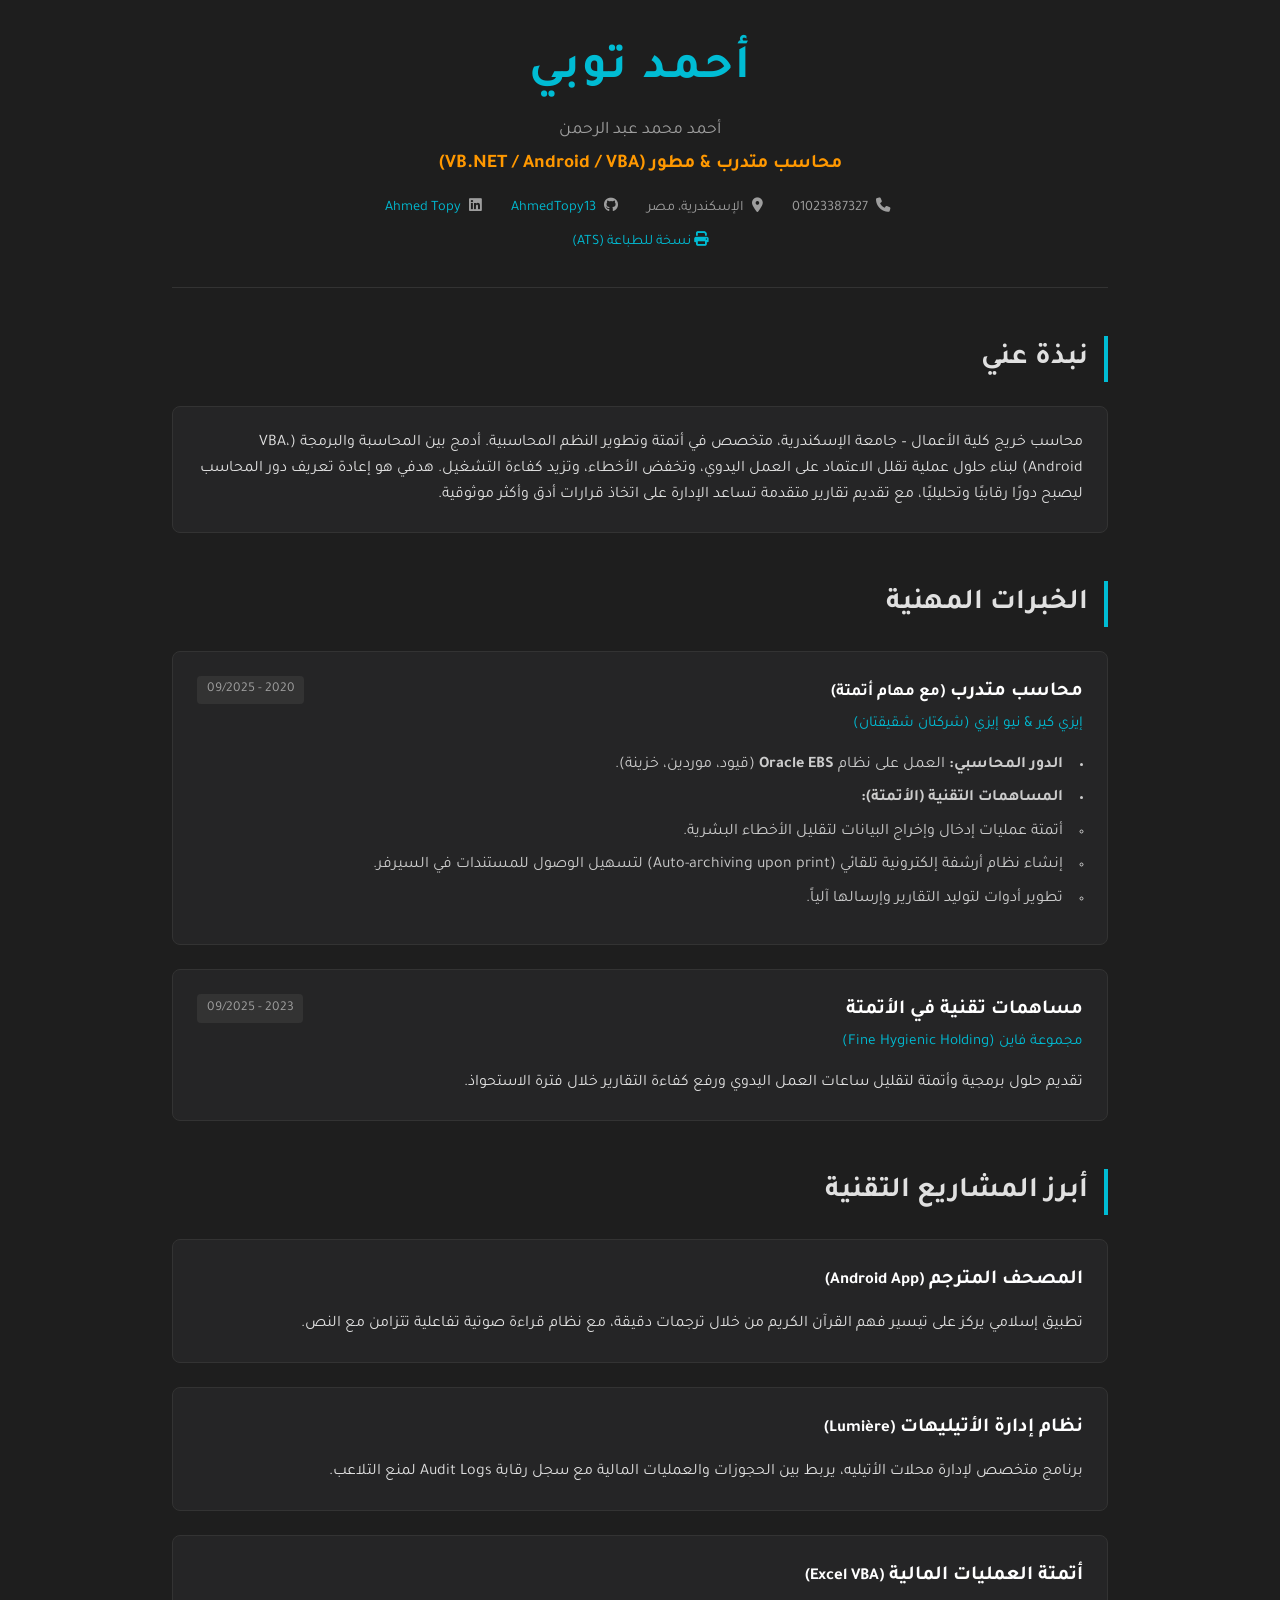
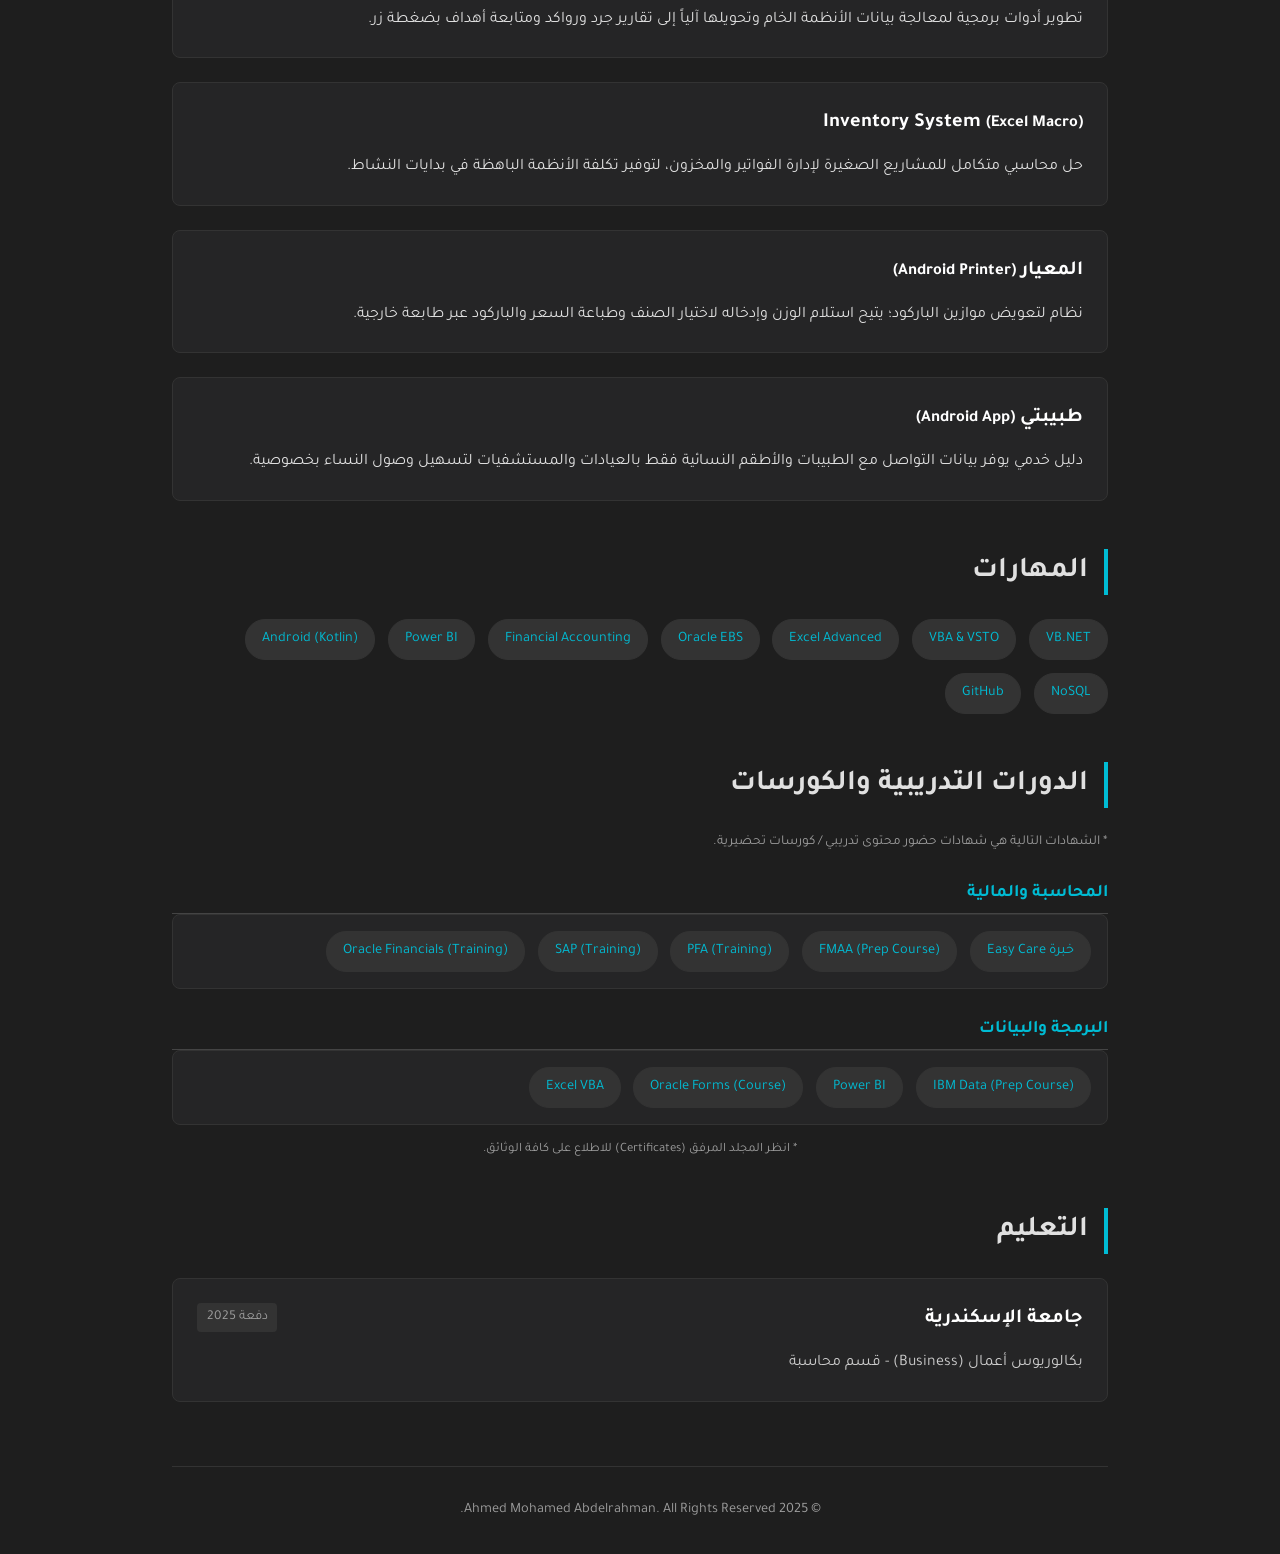
<file: CV/styled-ar.html>
<!DOCTYPE html>
<html lang="ar" dir="rtl">

<head>
    <meta charset="UTF-8">
    <meta name="viewport" content="width=device-width, initial-scale=1.0">
    <title>أحمد توبي | السيرة الذاتية</title>
    <link rel="preconnect" href="https://fonts.googleapis.com">
    <link rel="preconnect" href="https://fonts.gstatic.com" crossorigin>
    <link href="https://fonts.googleapis.com/css2?family=Tajawal:wght@300;400;500;700;900&display=swap"
        rel="stylesheet">
    <link rel="stylesheet" href="https://cdnjs.cloudflare.com/ajax/libs/font-awesome/6.4.0/css/all.min.css">
    <link rel="stylesheet" href="style.css">
</head>

<body>

    <div class="container">
        <header>
            <h1>أحمد توبي</h1>
            <div style="font-size: 1.1em; color: var(--muted-color); margin-bottom: 5px;">أحمد محمد عبد الرحمن</div>
            <div class="role">محاسب متدرب & مطور (VB.NET / Android / VBA)</div>

            <div class="contact-info">
                <span><i class="fas fa-phone"></i> 01023387327</span>
                <span><i class="fas fa-map-marker-alt"></i> الإسكندرية، مصر</span>
                <span><i class="fab fa-github"></i> <a href="https://github.com/AhmedTopy13"
                        target="_blank">AhmedTopy13</a></span>
                <span><i class="fab fa-linkedin"></i> <a href="https://www.linkedin.com/in/ahmed-topy13"
                        target="_blank">Ahmed Topy</a></span>
            </div>
            <div style="margin-top: 10px;">
                <a href="ats-ar.html" target="_blank" style="font-size: 0.9em; color: var(--primary-color);"><i
                        class="fas fa-print"></i> نسخة للطباعة (ATS)</a>
            </div>
        </header>

        <section class="summary">
            <h2 class="section-title">نبذة عني</h2>
            <div class="card">
                <p>
                    محاسب خريج كلية الأعمال – جامعة الإسكندرية، متخصص في أتمتة وتطوير النظم المحاسبية. أدمج بين المحاسبة
                    والبرمجة (VBA، Android) لبناء حلول عملية تقلل الاعتماد على العمل اليدوي، وتخفض الأخطاء، وتزيد كفاءة
                    التشغيل. هدفي هو إعادة تعريف دور المحاسب ليصبح دورًا رقابيًا وتحليليًا، مع تقديم تقارير متقدمة تساعد
                    الإدارة على اتخاذ قرارات أدق وأكثر موثوقية.
                </p>
            </div>
        </section>

        <section class="experience">
            <h2 class="section-title">الخبرات المهنية</h2>
            <div class="card-grid">

                <div class="card">
                    <div class="card-header">
                        <div>
                            <div class="card-title">محاسب متدرب <small>(مع مهام أتمتة)</small></div>
                            <div class="card-subtitle">إيزي كير & نيو إيزي (شركتان شقيقتان)</div>
                        </div>
                        <div class="card-date">2020 - 09/2025</div>
                    </div>
                    <div class="card-body">
                        <ul>
                            <li><strong>الدور المحاسبي:</strong> العمل على نظام <strong>Oracle EBS</strong> (قيود،
                                موردين، خزينة).</li>
                            <li><strong>المساهمات التقنية (الأتمتة):</strong>
                                <ul>
                                    <li>أتمتة عمليات إدخال وإخراج البيانات لتقليل الأخطاء البشرية.</li>
                                    <li>إنشاء نظام أرشفة إلكترونية تلقائي (Auto-archiving upon print) لتسهيل الوصول
                                        للمستندات في السيرفر.</li>
                                    <li>تطوير أدوات لتوليد التقارير وإرسالها آلياً.</li>
                                </ul>
                            </li>
                        </ul>
                    </div>
                </div>

                <div class="card">
                    <div class="card-header">
                        <div>
                            <div class="card-title">مساهمات تقنية في الأتمتة</div>
                            <div class="card-subtitle">مجموعة فاين (Fine Hygienic Holding)</div>
                        </div>
                        <div class="card-date">2023 - 09/2025</div>
                    </div>
                    <div class="card-body">
                        <p>تقديم حلول برمجية وأتمتة لتقليل ساعات العمل اليدوي ورفع كفاءة التقارير خلال فترة الاستحواذ.
                        </p>
                    </div>
                </div>

            </div>
        </section>

        <section class="projects">
            <h2 class="section-title">أبرز المشاريع التقنية</h2>
            <div class="card-grid">

                <div class="card">
                    <div class="card-header">
                        <div class="card-title">المصحف المترجم <small>(Android App)</small></div>
                    </div>
                    <div class="card-body">
                        <p>تطبيق إسلامي يركز على تيسير فهم القرآن الكريم من خلال ترجمات دقيقة، مع نظام قراءة صوتية
                            تفاعلية تتزامن مع النص.</p>
                    </div>
                </div>

                <div class="card">
                    <div class="card-header">
                        <div class="card-title">نظام إدارة الأتيليهات <small>(Lumière)</small></div>
                    </div>
                    <div class="card-body">
                        <p>برنامج متخصص لإدارة محلات الأتيليه، يربط بين الحجوزات والعمليات المالية مع سجل رقابة Audit
                            Logs لمنع التلاعب.</p>
                    </div>
                </div>

                <div class="card">
                    <div class="card-header">
                        <div class="card-title">أتمتة العمليات المالية <small>(Excel VBA)</small></div>
                    </div>
                    <div class="card-body">
                        <p>تطوير أدوات برمجية لمعالجة بيانات الأنظمة الخام وتحويلها آلياً إلى تقارير جرد ورواكد ومتابعة
                            أهداف بضغطة زر.</p>
                    </div>
                </div>

                <div class="card">
                    <div class="card-header">
                        <div class="card-title">Inventory System <small>(Excel Macro)</small></div>
                    </div>
                    <div class="card-body">
                        <p>حل محاسبي متكامل للمشاريع الصغيرة لإدارة الفواتير والمخزون، لتوفير تكلفة الأنظمة الباهظة في
                            بدايات النشاط.</p>
                    </div>
                </div>

                <div class="card">
                    <div class="card-header">
                        <div class="card-title">المعيار <small>(Android Printer)</small></div>
                    </div>
                    <div class="card-body">
                        <p>نظام لتعويض موازين الباركود؛ يتيح استلام الوزن وإدخاله لاختيار الصنف وطباعة السعر والباركود
                            عبر طابعة خارجية.</p>
                    </div>
                </div>

                <div class="card">
                    <div class="card-header">
                        <div class="card-title">طبيبتي <small>(Android App)</small></div>
                    </div>
                    <div class="card-body">
                        <p>دليل خدمي يوفر بيانات التواصل مع الطبيبات والأطقم النسائية فقط بالعيادات والمستشفيات لتسهيل
                            وصول النساء بخصوصية.</p>
                    </div>
                </div>

            </div>
        </section>

        <section class="skills">
            <h2 class="section-title">المهارات</h2>
            <div class="skills-container">
                <span class="skill-tag">VB.NET</span>
                <span class="skill-tag">VBA & VSTO</span>
                <span class="skill-tag">Excel Advanced</span>
                <span class="skill-tag">Oracle EBS</span>
                <span class="skill-tag">Financial Accounting</span>
                <span class="skill-tag">Power BI</span>
                <span class="skill-tag">Android (Kotlin)</span>
                <span class="skill-tag">NoSQL</span>
                <span class="skill-tag">GitHub</span>
            </div>
        </section>

        <section class="certificates">
            <h2 class="section-title">الدورات التدريبية والكورسات</h2>
            <p style="font-size: 0.85em; color: var(--muted-color); margin-bottom: 15px;">* الشهادات التالية هي شهادات
                حضور محتوى تدريبي / كورسات تحضيرية.</p>

            <h3
                style="color: var(--primary-color); font-size: 1.1em; margin-top: 1.5em; border-bottom: 1px solid #444; padding-bottom: 5px;">
                المحاسبة والمالية</h3>
            <div class="card" style="padding: 1rem;">
                <div class="skills-container">
                    <a href="Certificates/Easy Care.pdf" class="skill-tag cert-link">خبرة Easy Care</a>
                    <a href="Certificates/FMAA.pdf" class="skill-tag cert-link">FMAA (Prep Course)</a>
                    <a href="Certificates/PFA.pdf" class="skill-tag cert-link">PFA (Training)</a>
                    <a href="Certificates/SAP Financial Accounting.pdf" class="skill-tag cert-link">SAP (Training)</a>
                    <a href="Certificates/ORACLE Financials-AR.pdf" class="skill-tag cert-link">Oracle Financials
                        (Training)</a>
                </div>
            </div>

            <h3
                style="color: var(--primary-color); font-size: 1.1em; margin-top: 1.5em; border-bottom: 1px solid #444; padding-bottom: 5px;">
                البرمجة والبيانات</h3>
            <div class="card" style="padding: 1rem;">
                <div class="skills-container">
                    <a href="Certificates/IBM Data Analyst-AR.pdf" class="skill-tag cert-link">IBM Data (Prep
                        Course)</a>
                    <a href="Certificates/Microsoft Power BI-AR.pdf" class="skill-tag cert-link">Power BI</a>
                    <a href="Certificates/Oracle Forms.pdf" class="skill-tag cert-link">Oracle Forms (Course)</a>
                    <a href="Certificates/Excel Macros & VBA for Beginners.pdf" class="skill-tag cert-link">Excel
                        VBA</a>
                </div>
            </div>

            <div style="text-align: center; margin-top: 15px; color: var(--muted-color); font-size: 0.8rem;">
                * انظر المجلد المرفق (Certificates) للاطلاع على كافة الوثائق.
            </div>

        </section>

        <section class="education" style="margin-bottom: 3rem;">
            <h2 class="section-title">التعليم</h2>
            <div class="card">
                <div class="card-header">
                    <div class="card-title">جامعة الإسكندرية</div>
                    <div class="card-date">دفعة 2025</div>
                </div>
                <div class="card-body">
                    <p style="color: #ccc;">بكالوريوس أعمال (Business) - قسم محاسبة</p>
                </div>
            </div>
        </section>

        <footer>
            <p>&copy; 2025 Ahmed Mohamed Abdelrahman. All Rights Reserved.</p>
        </footer>
    </div>

</body>

</html>
</file>
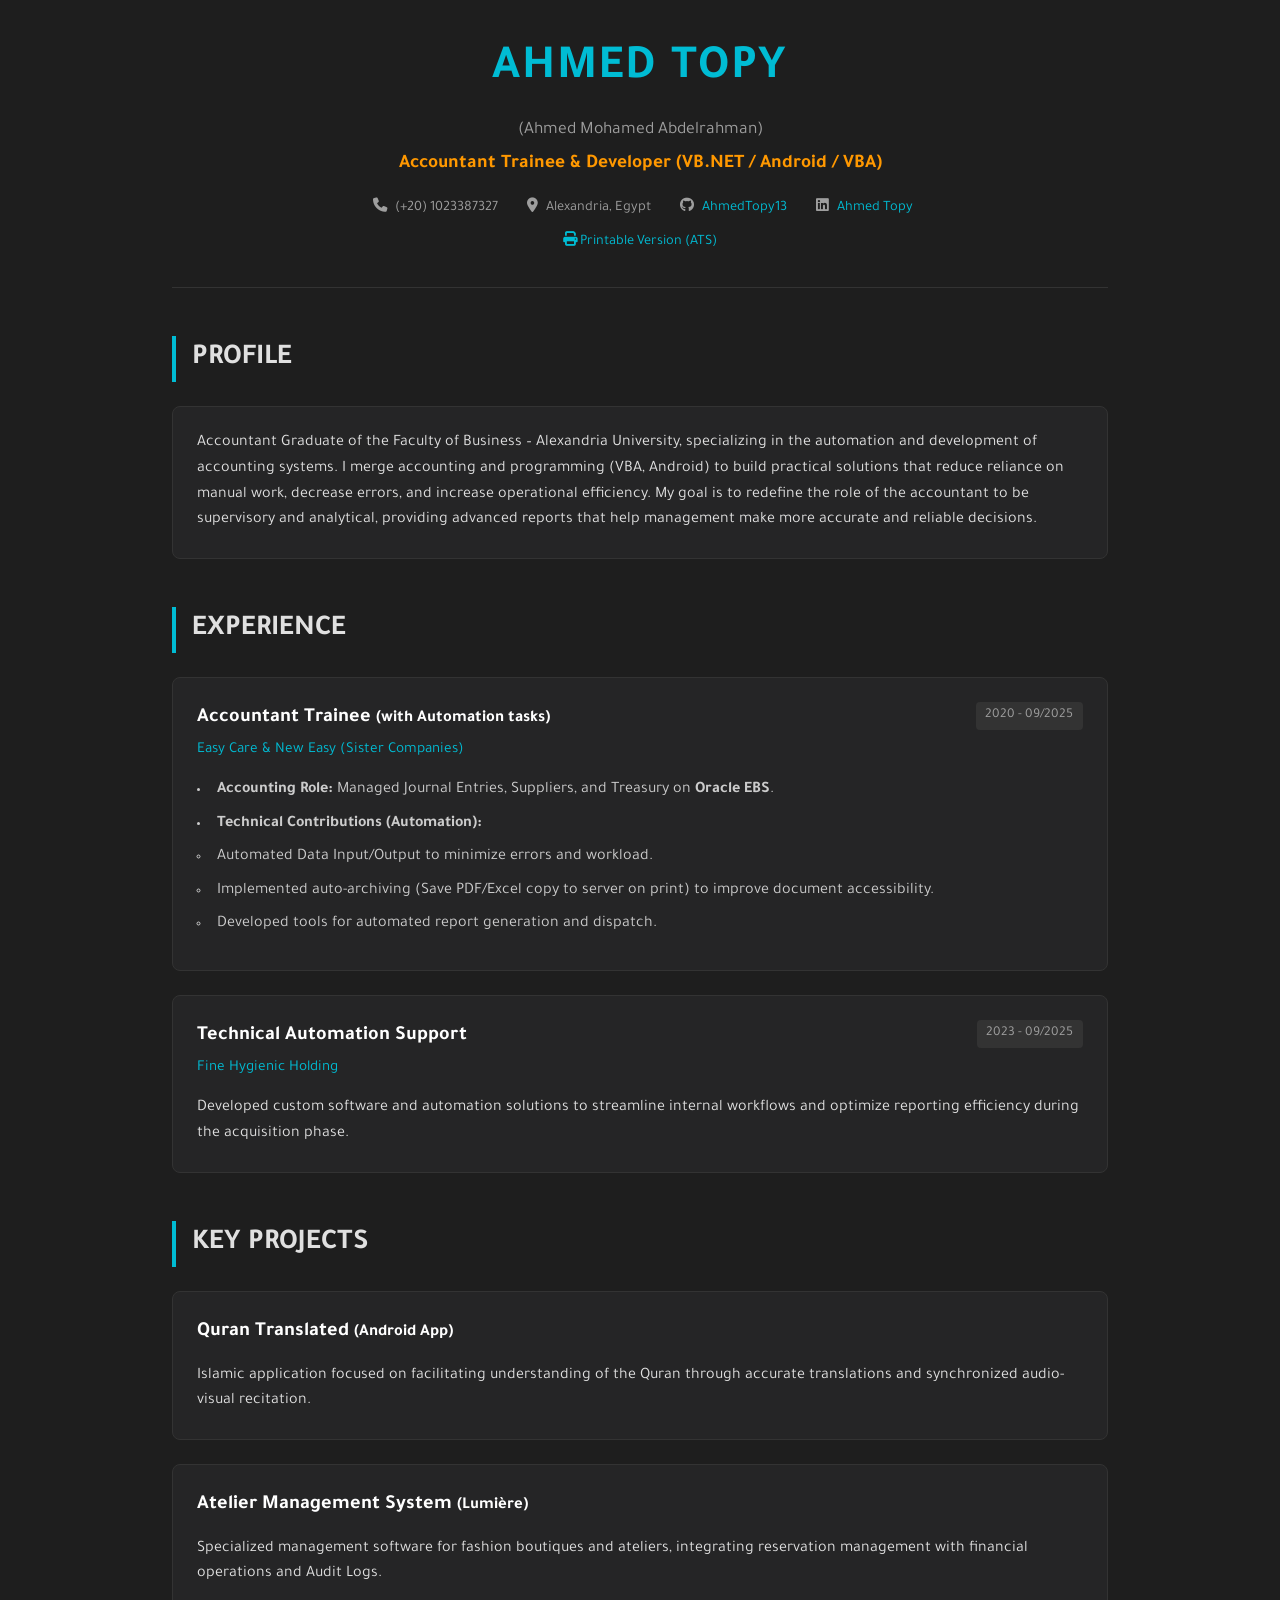
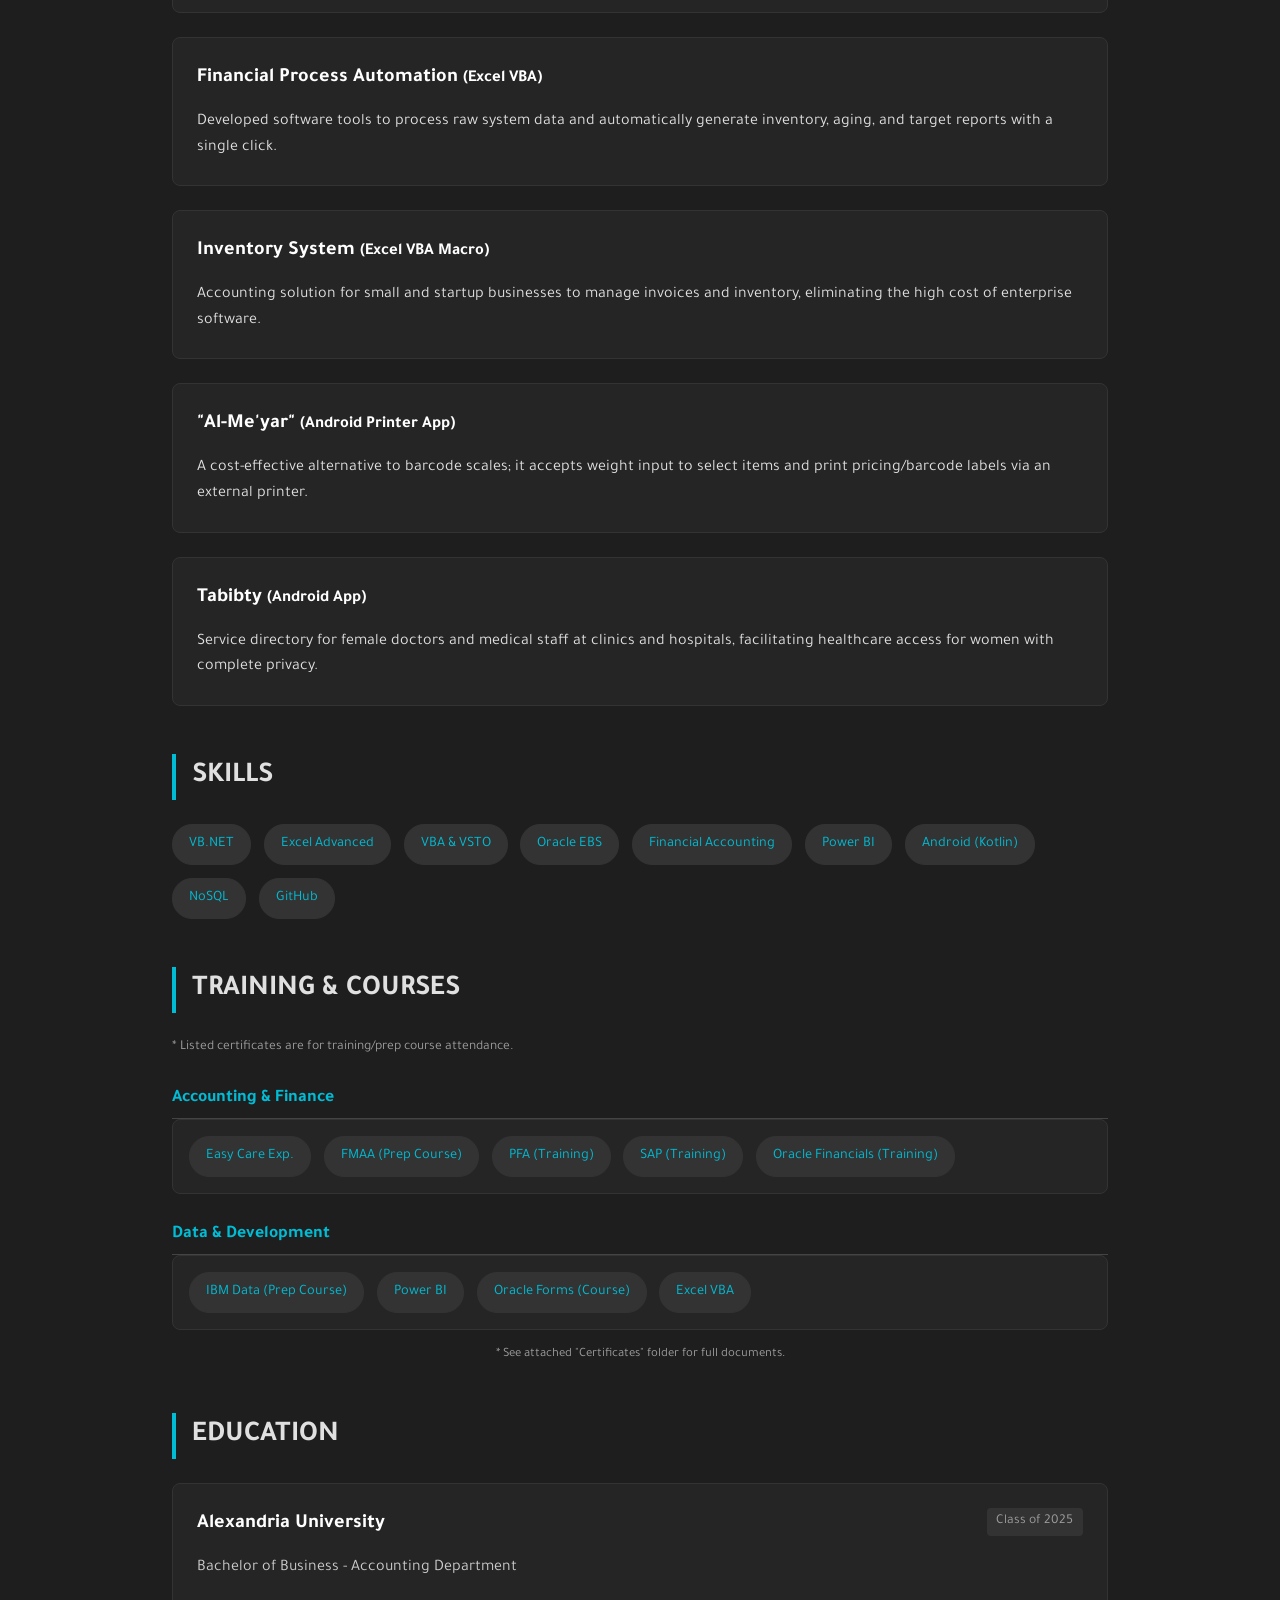
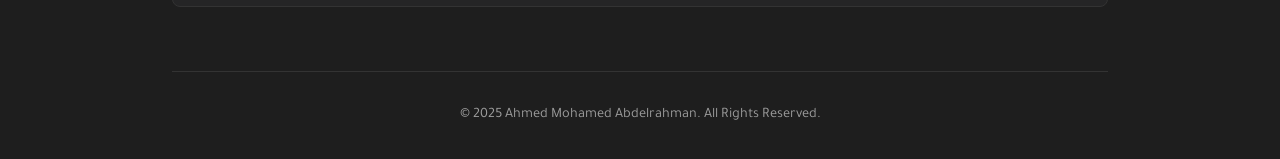
<file: CV/styled-en.html>
<!DOCTYPE html>
<html lang="en" dir="ltr">

<head>
    <meta charset="UTF-8">
    <meta name="viewport" content="width=device-width, initial-scale=1.0">
    <title>Ahmed Mohamed Abdelrahman | Resume</title>
    <link rel="preconnect" href="https://fonts.googleapis.com">
    <link rel="preconnect" href="https://fonts.gstatic.com" crossorigin>
    <link href="https://fonts.googleapis.com/css2?family=Tajawal:wght@300;400;500;700;900&display=swap"
        rel="stylesheet">
    <link rel="stylesheet" href="https://cdnjs.cloudflare.com/ajax/libs/font-awesome/6.4.0/css/all.min.css">
    <link rel="stylesheet" href="style.css">
</head>

<body>

    <div class="container">
        <header>
            <h1>Ahmed Topy</h1>
            <div style="font-size: 1.1em; color: var(--muted-color); margin-bottom: 5px;">(Ahmed Mohamed Abdelrahman)
            </div>
            <div class="role">Accountant Trainee & Developer (VB.NET / Android / VBA)</div>

            <div class="contact-info">
                <span><i class="fas fa-phone"></i> (+20) 1023387327</span>
                <span><i class="fas fa-map-marker-alt"></i> Alexandria, Egypt</span>
                <span><i class="fab fa-github"></i> <a href="https://github.com/AhmedTopy13"
                        target="_blank">AhmedTopy13</a></span>
                <span><i class="fab fa-linkedin"></i> <a href="https://www.linkedin.com/in/ahmed-topy13"
                        target="_blank">Ahmed Topy</a></span>
            </div>
            <div style="margin-top: 10px;">
                <a href="ats-en.html" target="_blank" style="font-size: 0.9em; color: var(--primary-color);"><i
                        class="fas fa-print"></i> Printable Version (ATS)</a>
            </div>
        </header>

        <section class="summary">
            <h2 class="section-title">Profile</h2>
            <div class="card">
                <p>
                    Accountant Graduate of the Faculty of Business – Alexandria University, specializing in the
                    automation and development of accounting systems. I merge accounting and programming (VBA, Android)
                    to build practical solutions that reduce reliance on manual work, decrease errors, and increase
                    operational efficiency. My goal is to redefine the role of the accountant to be supervisory and
                    analytical, providing advanced reports that help management make more accurate and reliable
                    decisions.
                </p>
            </div>
        </section>

        <section class="experience">
            <h2 class="section-title">Experience</h2>
            <div class="card-grid">

                <div class="card">
                    <div class="card-header">
                        <div>
                            <div class="card-title">Accountant Trainee <small>(with Automation tasks)</small></div>
                            <div class="card-subtitle">Easy Care & New Easy (Sister Companies)</div>
                        </div>
                        <div class="card-date">2020 - 09/2025</div>
                    </div>
                    <div class="card-body">
                        <ul>
                            <li><strong>Accounting Role:</strong> Managed Journal Entries, Suppliers, and Treasury on
                                <strong>Oracle EBS</strong>.
                            </li>
                            <li><strong>Technical Contributions (Automation):</strong>
                                <ul>
                                    <li>Automated Data Input/Output to minimize errors and workload.</li>
                                    <li>Implemented auto-archiving (Save PDF/Excel copy to server on print) to improve
                                        document accessibility.</li>
                                    <li>Developed tools for automated report generation and dispatch.</li>
                                </ul>
                            </li>
                        </ul>
                    </div>
                </div>

                <div class="card">
                    <div class="card-header">
                        <div>
                            <div class="card-title">Technical Automation Support</div>
                            <div class="card-subtitle">Fine Hygienic Holding</div>
                        </div>
                        <div class="card-date">2023 - 09/2025</div>
                    </div>
                    <div class="card-body">
                        <p>Developed custom software and automation solutions to streamline internal workflows and
                            optimize reporting efficiency during the acquisition phase.</p>
                    </div>
                </div>

            </div>
        </section>

        <section class="projects">
            <h2 class="section-title">Key Projects</h2>
            <div class="card-grid">

                <div class="card">
                    <div class="card-header">
                        <div class="card-title">Quran Translated <small>(Android App)</small></div>
                    </div>
                    <div class="card-body">
                        <p>Islamic application focused on facilitating understanding of the Quran through accurate
                            translations and synchronized audio-visual recitation.</p>
                    </div>
                </div>

                <div class="card">
                    <div class="card-header">
                        <div class="card-title">Atelier Management System <small>(Lumière)</small></div>
                    </div>
                    <div class="card-body">
                        <p>Specialized management software for fashion boutiques and ateliers, integrating reservation
                            management with financial operations and Audit Logs.</p>
                    </div>
                </div>

                <div class="card">
                    <div class="card-header">
                        <div class="card-title">Financial Process Automation <small>(Excel VBA)</small></div>
                    </div>
                    <div class="card-body">
                        <p>Developed software tools to process raw system data and automatically generate inventory,
                            aging, and target reports with a single click.</p>
                    </div>
                </div>

                <div class="card">
                    <div class="card-header">
                        <div class="card-title">Inventory System <small>(Excel VBA Macro)</small></div>
                    </div>
                    <div class="card-body">
                        <p>Accounting solution for small and startup businesses to manage invoices and inventory,
                            eliminating the high cost of enterprise software.</p>
                    </div>
                </div>

                <div class="card">
                    <div class="card-header">
                        <div class="card-title">"Al-Me'yar" <small>(Android Printer App)</small></div>
                    </div>
                    <div class="card-body">
                        <p>A cost-effective alternative to barcode scales; it accepts weight input to select items and
                            print pricing/barcode labels via an external printer.</p>
                    </div>
                </div>

                <div class="card">
                    <div class="card-header">
                        <div class="card-title">Tabibty <small>(Android App)</small></div>
                    </div>
                    <div class="card-body">
                        <p>Service directory for female doctors and medical staff at clinics and hospitals, facilitating
                            healthcare access for women with complete privacy.</p>
                    </div>
                </div>

            </div>
        </section>

        <section class="skills">
            <h2 class="section-title">Skills</h2>
            <div class="skills-container">
                <span class="skill-tag">VB.NET</span>
                <span class="skill-tag">Excel Advanced</span>
                <span class="skill-tag">VBA & VSTO</span>
                <span class="skill-tag">Oracle EBS</span>
                <span class="skill-tag">Financial Accounting</span>
                <span class="skill-tag">Power BI</span>
                <span class="skill-tag">Android (Kotlin)</span>
                <span class="skill-tag">NoSQL</span>
                <span class="skill-tag">GitHub</span>
            </div>
        </section>

        <section class="certificates">
            <h2 class="section-title">Training & Courses</h2>
            <p style="font-size: 0.85em; color: var(--muted-color); margin-bottom: 15px;">* Listed certificates are for
                training/prep course attendance.</p>

            <h3
                style="color: var(--primary-color); font-size: 1.1em; margin-top: 1.5em; border-bottom: 1px solid #444; padding-bottom: 5px;">
                Accounting & Finance</h3>
            <div class="card" style="padding: 1rem;">
                <div class="skills-container">
                    <a href="Certificates/Easy Care.pdf" class="skill-tag cert-link">Easy Care Exp.</a>
                    <a href="Certificates/FMAA.pdf" class="skill-tag cert-link">FMAA (Prep Course)</a>
                    <a href="Certificates/PFA.pdf" class="skill-tag cert-link">PFA (Training)</a>
                    <a href="Certificates/SAP Financial Accounting.pdf" class="skill-tag cert-link">SAP (Training)</a>
                    <a href="Certificates/ORACLE Financials-EN.pdf" class="skill-tag cert-link">Oracle Financials
                        (Training)</a>
                </div>
            </div>

            <h3
                style="color: var(--primary-color); font-size: 1.1em; margin-top: 1.5em; border-bottom: 1px solid #444; padding-bottom: 5px;">
                Data & Development</h3>
            <div class="card" style="padding: 1rem;">
                <div class="skills-container">
                    <a href="Certificates/IBM Data Analyst-EN.pdf" class="skill-tag cert-link">IBM Data (Prep
                        Course)</a>
                    <a href="Certificates/Microsoft Power BI-EN.pdf" class="skill-tag cert-link">Power BI</a>
                    <a href="Certificates/Oracle Forms.pdf" class="skill-tag cert-link">Oracle Forms (Course)</a>
                    <a href="Certificates/Excel Macros & VBA for Beginners.pdf" class="skill-tag cert-link">Excel
                        VBA</a>
                </div>
            </div>

            <div style="text-align: center; margin-top: 15px; color: var(--muted-color); font-size: 0.8rem;">
                * See attached "Certificates" folder for full documents.
            </div>
        </section>

        <section class="education" style="margin-bottom: 3rem;">
            <h2 class="section-title">Education</h2>
            <div class="card">
                <div class="card-header">
                    <div class="card-title">Alexandria University</div>
                    <div class="card-date">Class of 2025</div>
                </div>
                <div class="card-body">
                    <p style="color: #ccc;">Bachelor of Business - Accounting Department</p>
                </div>
            </div>
        </section>

        <footer>
            <p>&copy; 2025 Ahmed Mohamed Abdelrahman. All Rights Reserved.</p>
        </footer>
    </div>

</body>

</html>
</file>
<file: style.css>
:root {
    /* Classic Dark IDE Theme (VS Code Dark+ inspired) */
    --bg-color: #1e1e1e;
    /* Main editor background */
    --card-bg: #252526;
    /* Sidebar/Card background */
    --text-primary: #d4d4d4;
    /* Standard code text */
    --text-secondary: #858585;
    /* Comments/Secondary text */
    --accent-color: #569cd6;
    /* Keyword Blue */
    --accent-glow: rgba(86, 156, 214, 0.15);
    --border-color: #3e3e42;
    /* Borders */
    --keyword-color: #c586c0;
    /* Purple for specialized accents */
    --string-color: #ce9178;
    /* Orange for strings/highlights */

    --font-heading: 'Tajawal', sans-serif;
    --transition: all 0.3s cubic-bezier(0.645, 0.045, 0.355, 1);
}

* {
    margin: 0;
    padding: 0;
    box-sizing: border-box;
}

html {
    scroll-behavior: smooth;
    scroll-snap-type: y mandatory;
    /* Enable global snap */
}

body {
    background-color: var(--bg-color);
    color: var(--text-primary);
    font-family: var(--font-heading);
    line-height: 1.6;
    overflow-x: hidden;
    -webkit-user-select: none;
    -moz-user-select: none;
    -ms-user-select: none;
    user-select: none;
    cursor: default;
}

/* Background Canvas */
#bg-canvas {
    position: fixed;
    top: 0;
    left: 0;
    width: 100%;
    height: 100%;
    z-index: -1;
    opacity: 0.3;
    pointer-events: none;
}

/* Scrollbar */
::-webkit-scrollbar {
    width: 12px;
}

::-webkit-scrollbar-track {
    background: var(--bg-color);
    border-left: 1px solid var(--border-color);
}

::-webkit-scrollbar-thumb {
    background: #424242;
    border: 2px solid var(--bg-color);
    border-radius: 10px;
}

::-webkit-scrollbar-thumb:hover {
    background: #4f4f4f;
}

/* Navbar */
.navbar {
    position: fixed;
    top: 0;
    width: 100%;
    padding: 15px 0;
    background: rgba(30, 30, 30, 0.5);
    /* 50% opacity as requested */
    backdrop-filter: blur(15px);
    /* Strong blur */
    border-bottom: 1px solid rgba(255, 255, 255, 0.05);
    z-index: 1000;
    transition: all 0.3s ease;
}

.navbar.scrolled {
    background: rgba(30, 30, 30, 0.6);
    box-shadow: 0 4px 30px rgba(0, 0, 0, 0.1);
}

/* Year in Background (Foreground Overlay) */
.project-year-bg {
    position: absolute;
    font-size: 15rem;
    font-weight: 900;
    /* Control transparency via alpha channel */
    color: rgba(255, 255, 255, 0.05);
    z-index: 500;
    top: 50%;
    left: 50%;
    transform: translate(-50%, -50%) scale(0.8);
    opacity: 0;
    /* Animated to 1 via .visible */
    pointer-events: none;
    font-family: 'Consolas', monospace;
    /* mix-blend-mode removed */
    transition: all 1s ease-out;
}

/* Animation State Class */
.project-year-bg.visible {
    opacity: 1;
    transform: translate(-50%, -50%) scale(1);
}

.container {
    max-width: 1200px;
    margin: 0 auto;
    padding: 0 20px;
}

.navbar .container {
    display: flex;
    justify-content: space-between;
    align-items: center;
}

.logo {
    font-size: 1.5rem;
    font-weight: 700;
    color: var(--accent-color);
    text-decoration: none;
    font-family: 'Consolas', monospace;
    /* Monospace for logo */
}

.nav-links {
    display: flex;
    list-style: none;
    gap: 30px;
}

.nav-links li a {
    color: var(--text-primary);
    text-decoration: none;
    transition: var(--transition);
    font-weight: 500;
}

.nav-links li a:hover {
    color: var(--accent-color);
}

.menu-toggle {
    display: none;
    font-size: 1.5rem;
    color: var(--text-primary);
    cursor: pointer;
}

/* Hero Section */
.hero-section {
    min-height: 100vh;
    display: flex;
    align-items: center;
    justify-content: center;
    text-align: center;
    padding-top: 80px;
    scroll-snap-align: start;
}

.hero-content h2 {
    font-size: 3.5rem;
    color: var(--accent-color);
    margin-bottom: 15px;
}

.typing-container {
    font-size: 1.5rem;
    height: 40px;
    margin-bottom: 20px;
    font-family: 'Consolas', monospace;
    color: var(--string-color);
}

.hero-buttons,
.cv-buttons {
    display: flex;
    gap: 15px;
    justify-content: center;
    margin-top: 25px;
    flex-wrap: wrap;
}

/* Button Styles */
.btn {
    padding: 10px 25px;
    border: 1px solid var(--accent-color);
    background: rgba(86, 156, 214, 0.1);
    color: var(--accent-color);
    text-decoration: none;
    border-radius: 4px;
    transition: var(--transition);
}

.btn:hover {
    background: var(--accent-color);
    color: #fff;
}

/* CV Button - View Style */
.cv-btn {
    font-size: 0.95rem;
    padding: 10px 20px;
    background: var(--card-bg);
    /* Dark bg */
    border: 1px solid var(--text-secondary);
    /* Subtle border */
    color: var(--text-primary);
    text-decoration: none;
    border-radius: 4px;
    transition: var(--transition);
    display: inline-flex;
    align-items: center;
    gap: 8px;
}

.cv-btn:hover {
    border-color: var(--accent-color);
    color: var(--accent-color);
    transform: translateY(-2px);
    box-shadow: 0 4px 12px rgba(0, 0, 0, 0.2);
}

.cv-btn i {
    color: var(--keyword-color);
}


/* Sections */
.section {
    padding: 80px 0;
    scroll-snap-align: start;
}

.section-title {
    font-size: 2rem;
    margin-bottom: 40px;
    text-align: center;
    color: var(--text-primary);
    position: relative;
}

.section-title::after {
    content: '';
    display: block;
    width: 50px;
    height: 3px;
    background: var(--accent-color);
    margin: 10px auto 0;
    border-radius: 2px;
}

/* About Section */
.about-grid {
    display: grid;
    grid-template-columns: repeat(auto-fit, minmax(220px, 1fr));
    gap: 25px;
}

.about-card {
    background: var(--card-bg);
    border: 1px solid var(--border-color);
    padding: 25px;
    border-radius: 6px;
    text-align: center;
    transition: var(--transition);
}

.about-card:hover {
    border-color: var(--accent-color);
    transform: translateY(-5px);
}

.about-card i {
    font-size: 2.2rem;
    color: var(--keyword-color);
    margin-bottom: 15px;
}

/* Experience Section (Stacked) */
.experience-wrapper {
    display: flex;
    flex-direction: column;
    gap: 30px;
}

.experience-card {
    background: var(--card-bg);
    border: 1px solid var(--border-color);
    border-radius: 8px;
    padding: 30px;
    border-right: 4px solid var(--accent-color);
}

.company-logo {
    width: 60px;
    height: 60px;
    object-fit: contain;
    background: #fff;
    border-radius: 8px;
    padding: 4px;
}

.exp-header-stacked {
    display: flex;
    align-items: center;
    gap: 20px;
    margin-bottom: 20px;
}

.exp-title-info h3 {
    margin: 0 0 5px 0;
    color: var(--accent-color);
}

.exp-date {
    font-family: 'Consolas', monospace;
    color: var(--text-secondary);
    font-size: 0.9rem;
}

.exp-list li::before {
    color: var(--accent-color);
}

/* PROJECTS TIMELINE */
.projects-snap-container {
    position: relative;
    width: 100%;
}

/* The vertical line running through all projects */
.projects-snap-container::before {
    content: '';
    position: absolute;
    top: 0;
    bottom: 0;
    right: 50%;
    /* Center the line or use right for RTL? 
                   Let's use right side (5%) to avoid cutting content */
    width: 2px;
    background: linear-gradient(to bottom, transparent, var(--border-color) 10%, var(--border-color) 90%, transparent);
    z-index: 0;
    /* Move to right side for Arabic Logic or Center? 
       User asked for background timeline. A side line is cleaner. */
    right: 40px;
}

@media (min-width: 1200px) {
    .projects-snap-container::before {
        right: 50%;
        /* Center it on large screens if desired, but content is side-by-side. 
                       Let's keep it subtle on the side or explicit center. */
        margin-right: -1px;
    }
}

.portfolio-item {
    min-height: 100vh;
    width: 100%;
    position: relative;
    display: flex;
    align-items: center;
    justify-content: center;
    scroll-snap-align: start;
    scroll-snap-stop: always;
    padding: 80px 20px;
    border-bottom: 1px solid var(--border-color);
    overflow: hidden;
    /* Contain the year background */
}

/* Year in Background (Now Foreground Overlay) */
/* Duplicate removed */

/* Dot on the timeline */
.timeline-dot {
    position: absolute;
    width: 16px;
    height: 16px;
    background: var(--bg-color);
    border: 3px solid var(--accent-color);
    border-radius: 50%;
    top: 50%;
    right: 33px;
    /* Match container line */
    z-index: 1;
    transform: translateY(-50%);
}

@media (min-width: 1200px) {
    .projects-snap-container::before {
        right: 50%;
    }

    .timeline-dot {
        right: 50%;
        margin-right: -8px;
    }
}

.project-content-wrapper {
    position: relative;
    z-index: 2;
    /* Content is 2. Year is 5.
       User said: "Show year in front of text but transparent".
       If Year is 5 and Content is 2, Year is on top. Correct.
    */
    display: grid;
    grid-template-columns: 1fr 1fr;
    gap: 50px;
    align-items: center;
}

.portfolio-title {
    grid-column: 1 / -1;
    text-align: center;
    font-size: 2.5rem;
    margin-bottom: 20px;
    color: var(--accent-color);
}

/* Image Handling */
.project-visual {
    width: 100%;
    display: flex;
    justify-content: center;
    background: transparent;
    border-radius: 8px;
    border: none;
    /* clean look */
    box-shadow: none;
    /* clean look */
    /* Remove default shadow box to fit varied image shapes */
}

/* Default Image Styling */
.project-visual img {
    max-width: 100%;
    height: auto;
    object-fit: contain;
    max-height: 50vh;
    /* Conservative default height */
    border-radius: 8px;
    box-shadow: 0 10px 40px rgba(0, 0, 0, 0.5);
    /* Shadow on image itself */
}

/* Mobile App Screenshots (Tall/Portrait) */
.project-visual img.img-mobile {
    max-height: 70vh;
    /* Allow more height for phones */
    width: auto;
    /* Keep aspect ratio */
    max-width: 100%;
}

/* Ultra Wide (Excel Automation) */
.project-visual img.img-ultrawide {
    width: 100%;
    height: auto;
    max-height: none;
    /* Don't restrict height if it's short anyway */
    object-fit: contain;
}

.details {
    padding: 25px;
    background: var(--card-bg);
    border: 1px solid var(--border-color);
    border-radius: 8px;
    box-shadow: 0 4px 20px rgba(0, 0, 0, 0.1);
}

.details h2 {
    color: var(--text-primary);
    border-bottom: 1px solid var(--border-color);
    padding-bottom: 10px;
    margin-bottom: 15px;
}

.ProjectButton {
    background: var(--accent-color);
    color: #fff;
    border: 1px solid var(--accent-color);
    padding: 12px 30px;
    font-weight: bold;
    font-size: 1.1rem;
    cursor: pointer;
    border-radius: 4px;
    /* match other buttons */
    box-shadow: 0 4px 15px rgba(86, 156, 214, 0.3);
    transition: var(--transition);
    display: inline-block;
    margin-top: 10px;
    margin-bottom: 20px;
    text-decoration: none;
    /* ensure if it's an anchor tag it looks right */
}

.ProjectButton:hover {
    background: #4a8bc2;
    transform: translateY(-2px);
    box-shadow: 0 6px 20px rgba(86, 156, 214, 0.5);
    color: #fff;
}

.ProjectButton.showcase-btn {
    background: transparent;
    border: 1px solid #f48771;
    color: #f48771;
    box-shadow: none;
    transform: none;
    font-weight: normal;
    padding: 5px 15px;
    /* Even smaller padding */
    font-size: 0.8rem;
    /* Even smaller font */
    margin-top: 5px;
    /* Reduce top margin slightly */
}

.ProjectButton.showcase-btn:hover {
    background: rgba(244, 135, 113, 0.1);
    transform: none;
    box-shadow: none;
    color: #f48771;
}

.alert-box {
    border-right: 4px solid #f48771;
    /* Warning Orange/Red */
    background: rgba(244, 135, 113, 0.1);
    color: #f48771;
    padding: 15px;
    border-radius: 4px;
    margin-top: 15px;
    font-size: 0.95rem;
}

@media (max-width: 900px) {
    .project-content-wrapper {
        grid-template-columns: 1fr;
    }

    .projects-snap-container::before {
        display: none;
        /* Hide line on mobile to avoid clutter */
    }

    .timeline-dot,
    .project-year-bg {
        display: none;
        /* Simplify mobile view */
    }
}

/* Social Links */
.social-links {
    display: flex;
    justify-content: center;
    gap: 20px;
}

.social-btn {
    width: 45px;
    height: 45px;
    border: 1px solid var(--border-color);
    background: var(--card-bg);
    display: flex;
    align-items: center;
    justify-content: center;
    border-radius: 50%;
    font-size: 1.2rem;
    color: var(--text-secondary);
    transition: var(--transition);
    text-decoration: none;
    /* Remove underline */
}

.social-btn:hover {
    border-color: var(--accent-color);
    color: var(--accent-color);
    background: rgba(86, 156, 214, 0.1);
}

/* Download Buttons Common Styles */
.btn-download {
    display: inline-flex;
    align-items: center;
    gap: 10px;
    padding: 12px 35px;
    background: var(--accent-color);
    color: #fff;
    text-decoration: none;
    font-weight: bold;
    border-radius: 50px;
    transition: var(--transition);
    border: 2px solid transparent;
    cursor: pointer;
    font-size: 1.1rem;
    box-shadow: 0 4px 15px rgba(0, 0, 0, 0.2);
}

.btn-download:hover {
    transform: translateY(-3px);
    box-shadow: 0 8px 25px rgba(0, 0, 0, 0.3);
    filter: brightness(1.1);
}

/* Navbar specific download button */
.nav-download-btn {
    padding: 8px 20px;
    font-size: 0.9rem;
    border-radius: 4px;
    background: transparent;
    border: 1px solid var(--accent-color);
    color: var(--accent-color);
}

/* Project Features Badges */
.project-badges {
    display: flex;
    flex-wrap: wrap;
    gap: 10px;
    margin-top: 15px;
}

.project-badge {
    background: rgba(255, 255, 255, 0.03);
    border: 1px solid rgba(255, 255, 255, 0.08);
    padding: 5px 12px;
    border-radius: 6px;
    font-size: 0.82rem;
    color: var(--text-secondary);
    display: flex;
    align-items: center;
    gap: 8px;
    transition: all 0.3s cubic-bezier(0.4, 0, 0.2, 1);
}

.project-badge:hover {
    background: rgba(86, 156, 214, 0.1);
    border-color: var(--accent-color);
    color: var(--text-primary);
    transform: translateY(-2px);
}

.project-badge i {
    color: var(--accent-color);
    font-size: 0.85rem;
}

.nav-download-btn:hover {
    background: var(--accent-color) !important;
    color: var(--bg-color) !important;
    /* Forces contrast using the dark theme background color */
    transform: translateY(-2px);
}

/* --- SPLIT BUTTON STYLES --- */
.split-btn-group {
    display: inline-flex;
    position: relative;
    vertical-align: middle;
    margin: 0 10px;
}

.cv-btn.split-main {
    border-top-left-radius: 0;
    border-bottom-left-radius: 0;
    margin-left: 0;
    /* Default for RTL main button (Right) is normal. Left radius 0 to join */
}

.cv-btn.split-arrow {
    border-top-right-radius: 0;
    border-bottom-right-radius: 0;
    border-right: 1px solid rgba(0, 0, 0, 0.2);
    /* Separator */
    padding: 0 10px;
    margin-right: 0;
    cursor: pointer;
}

.split-dropdown {
    display: none;
    position: absolute;
    top: 100%;
    left: 0;
    right: 0;
    /* Full width */
    background: #252526;
    border: 1px solid #3e3e42;
    border-radius: 4px;
    z-index: 100;
    flex-direction: column;
    min-width: 160px;
    box-shadow: 0 4px 6px rgba(0, 0, 0, 0.3);
    margin-top: 5px;
}

.split-btn-group:hover .split-dropdown {
    display: flex;
}

.split-dropdown a {
    padding: 10px;
    color: #d4d4d4;
    text-decoration: none;
    font-size: 0.9em;
    border-bottom: 1px solid #3e3e42;
    text-align: center;
    background: #252526;
}

.split-dropdown a:last-child {
    border-bottom: none;
}

.split-dropdown a:hover {
    background: #333;
    color: var(--accent-color);
}
</file>
<file: CV/style.css>
/* Global Vars */
:root {
    --primary-color: #00bcd4; /* Cyan/Teal pop */
    --secondary-color: #ff9800; /* Orange/Gold accent */
    --bg-color: #1e1e1e;
    --card-bg: #252526;
    --text-color: #e0e0e0;
    --muted-color: #9e9e9e;
    --border-color: #333;
    --font-heading: 'Tajawal', 'Segoe UI', sans-serif;
    --font-body: 'Tajawal', 'Segoe UI', sans-serif;
}

/* Base Reset */
* {
    box-sizing: border-box;
    margin: 0;
    padding: 0;
}

body {
    background-color: var(--bg-color);
    color: var(--text-color);
    font-family: var(--font-body);
    line-height: 1.6;
    overflow-x: hidden;
}

a {
    text-decoration: none;
    color: var(--primary-color);
    transition: color 0.3s;
}

a:hover {
    color: var(--secondary-color);
}

.container {
    max-width: 1000px;
    margin: 0 auto;
    padding: 2rem;
}

/* Header */
header {
    text-align: center;
    margin-bottom: 3rem;
    border-bottom: 1px solid var(--border-color);
    padding-bottom: 2rem;
}

header h1 {
    font-size: 3rem;
    margin-bottom: 0.5rem;
    color: var(--primary-color);
    text-transform: uppercase;
    letter-spacing: 2px;
}

header .role {
    font-size: 1.2rem;
    color: var(--secondary-color);
    margin-bottom: 1rem;
    font-weight: bold;
}

.contact-info {
    display: flex;
    justify-content: center;
    gap: 1.5rem;
    flex-wrap: wrap;
    font-size: 0.9rem;
    color: var(--muted-color);
}

.contact-info span i {
    margin-right: 5px;
    margin-left: 5px; /* RTL support */
}

/* Sections */
section {
    margin-bottom: 3rem;
    animation: fadeIn 0.8s ease-in-out;
}

.section-title {
    font-size: 1.8rem;
    color: var(--text-color);
    margin-bottom: 1.5rem;
    border-left: 4px solid var(--primary-color);
    padding-left: 1rem;
    padding-right: 1rem; /* for RTL */
    text-transform: uppercase;
    position: relative;
    display: inline-block;
}

/* Cards (Experience & Projects) */
.card-grid {
    display: grid;
    grid-template-columns: 1fr;
    gap: 1.5rem;
}

.card {
    background: var(--card-bg);
    padding: 1.5rem;
    border-radius: 8px;
    border: 1px solid var(--border-color);
    transition: transform 0.3s, box-shadow 0.3s;
}

.card:hover {
    transform: translateY(-5px);
    box-shadow: 0 10px 20px rgba(0,0,0,0.3);
    border-color: var(--primary-color);
}

.card-header {
    display: flex;
    justify-content: space-between;
    align-items: flex-start;
    margin-bottom: 1rem;
    flex-wrap: wrap;
}

.card-title {
    font-size: 1.25rem;
    font-weight: bold;
    color: #fff;
}

.card-subtitle {
    color: var(--primary-color);
    font-size: 0.95rem;
    margin-top: 0.25rem;
}

.card-date {
    font-size: 0.85rem;
    color: var(--muted-color);
    background: #333;
    padding: 0.2rem 0.6rem;
    border-radius: 4px;
}

.card-body ul {
    list-style-position: inside;
    margin-top: 0.5rem;
    color: #ccc;
}

.card-body li {
    margin-bottom: 0.5rem;
}

/* Skills */
.skills-container {
    display: flex;
    flex-wrap: wrap;
    gap: 0.8rem;
}

.skill-tag {
    background: #333;
    color: var(--primary-color);
    padding: 0.5rem 1rem;
    border-radius: 20px;
    font-size: 0.9rem;
    border: 1px solid var(--border-color);
    transition: all 0.3s;
}

.skill-tag:hover {
    background: var(--primary-color);
    color: #000;
}

/* Footer */
footer {
    text-align: center;
    margin-top: 4rem;
    padding-top: 2rem;
    border-top: 1px solid var(--border-color);
    font-size: 0.9rem;
    color: var(--muted-color);
}

/* RTL Specific Overrides (will be applied when html dir="rtl") */
html[dir="rtl"] .section-title {
    border-left: none;
    border-right: 4px solid var(--primary-color);
}

/* Animations */
@keyframes fadeIn {
    from { opacity: 0; transform: translateY(20px); }
    to { opacity: 1; transform: translateY(0); }
}

/* Responsive */
@media (max-width: 768px) {
    .container {
        padding: 1rem;
    }
    header h1 {
        font-size: 2rem;
    }
    .card-header {
        flex-direction: column;
    }
    .card-date {
        margin-top: 0.5rem;
    }
}
</file>
